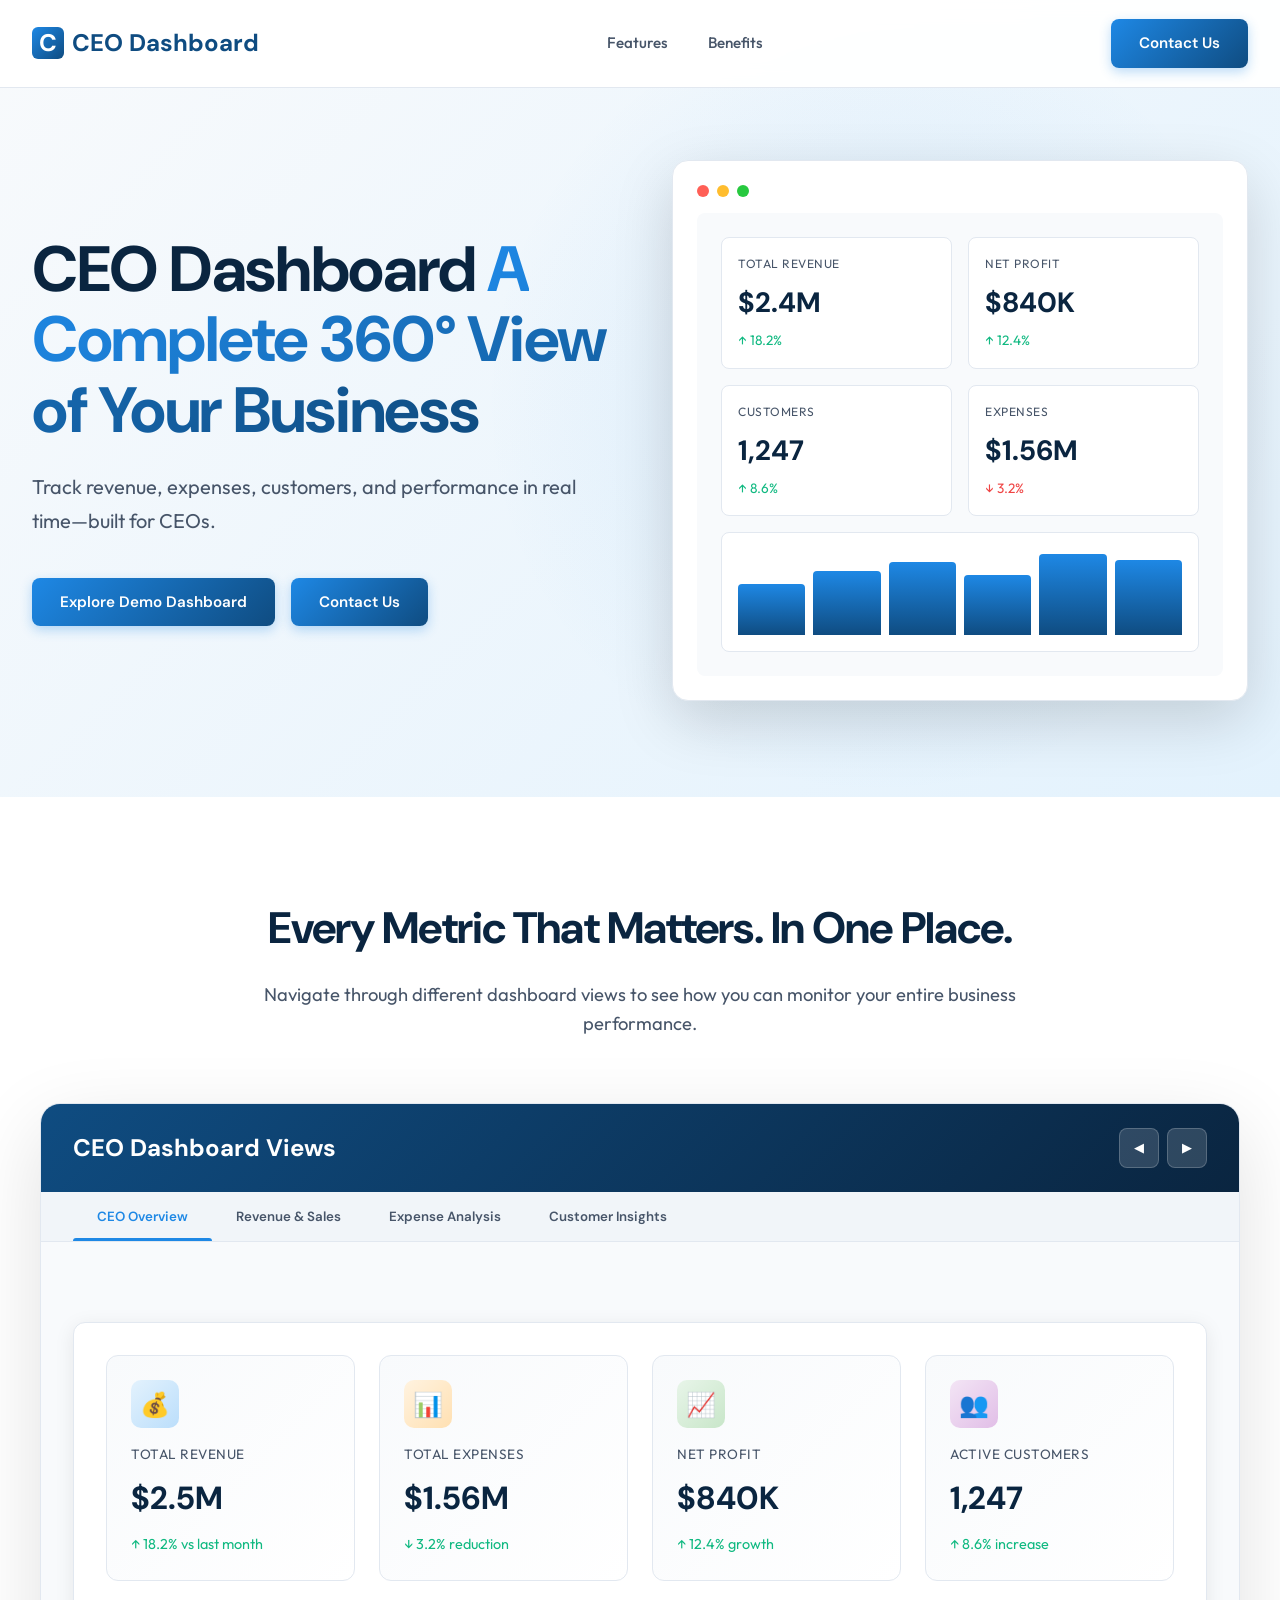
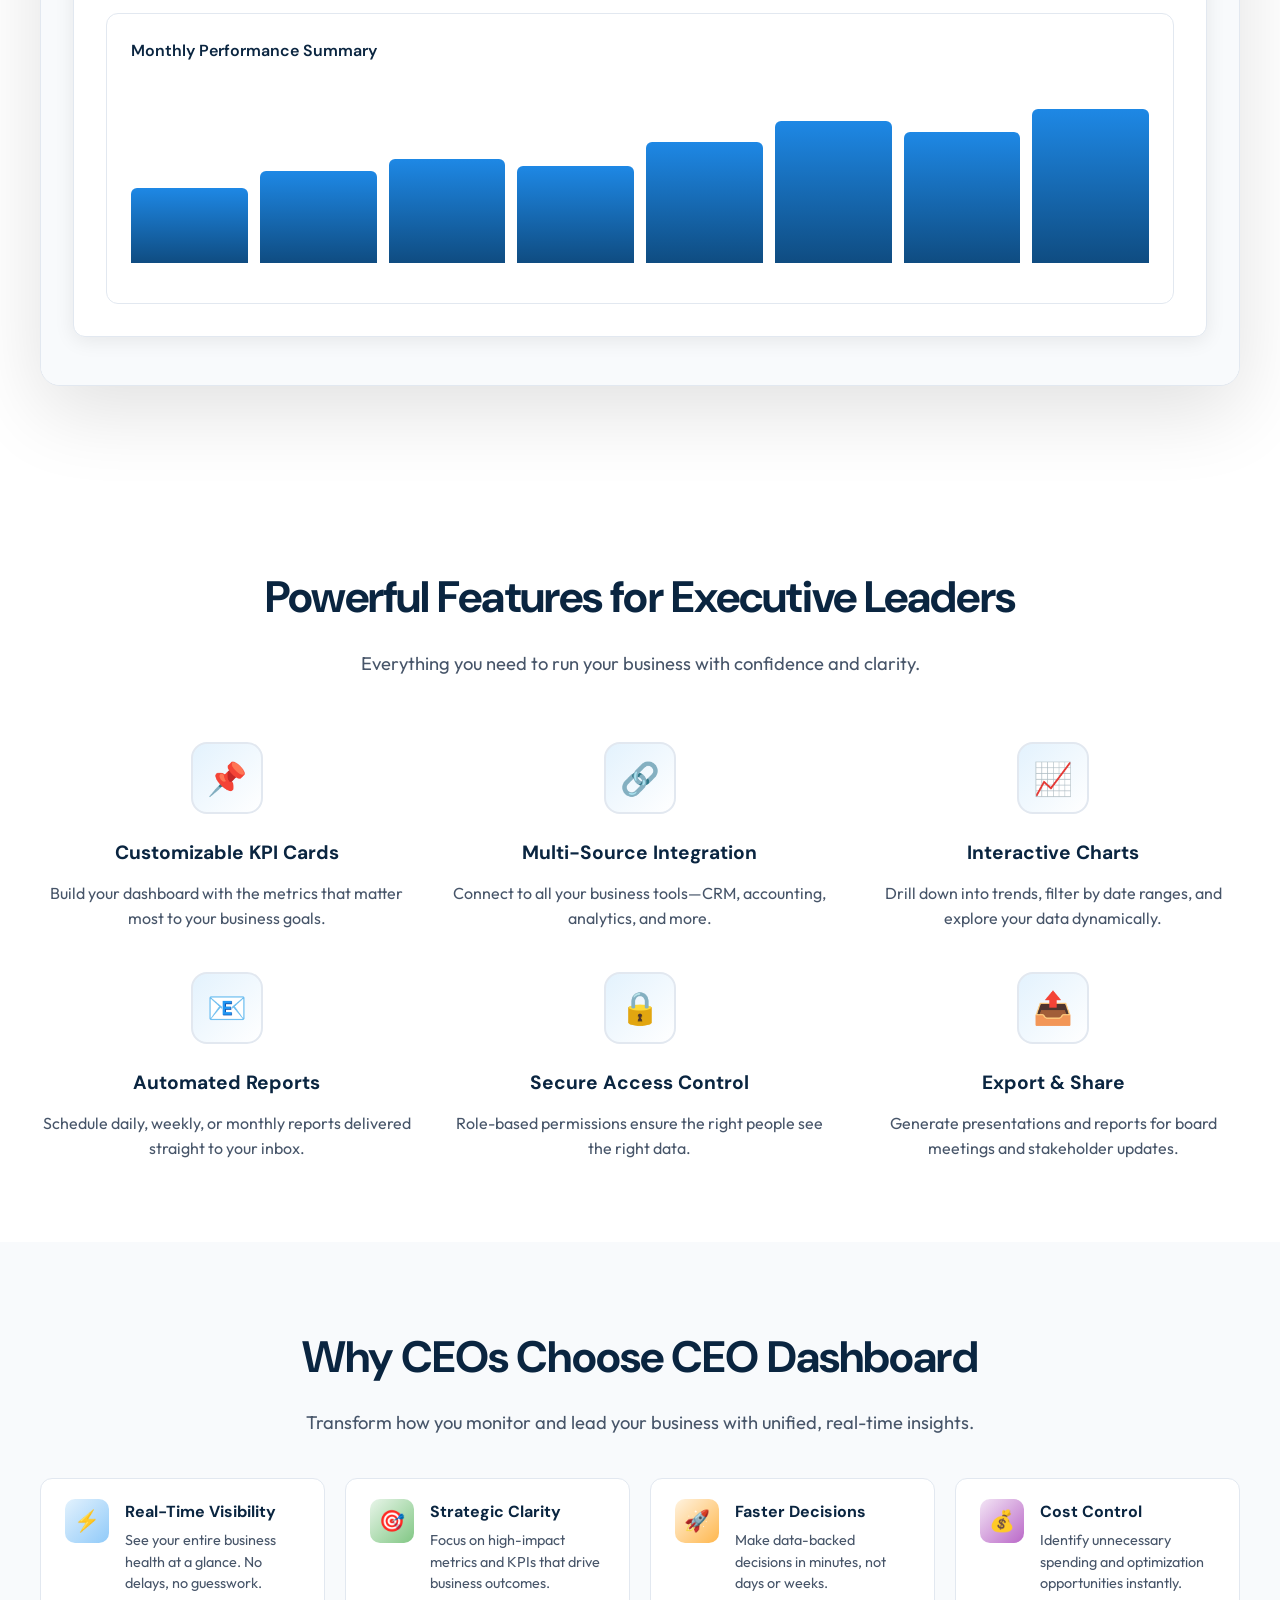
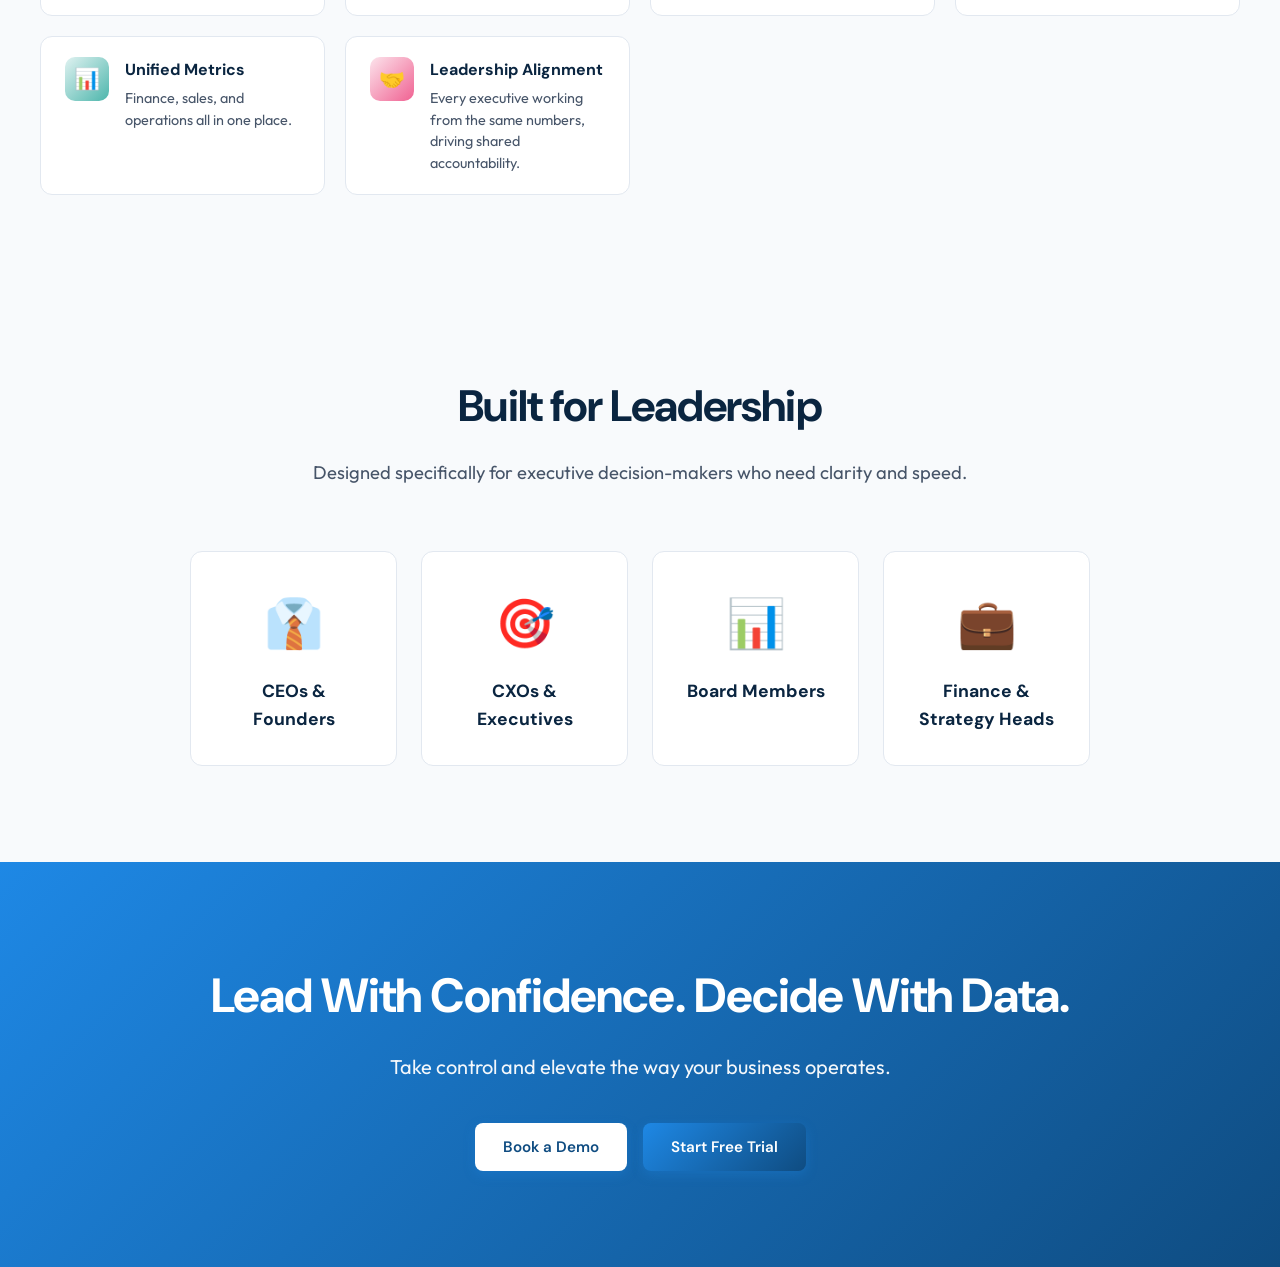
<file: index.html>
<!DOCTYPE html>
<html lang="en">

<head>
    <meta charset="UTF-8">
    <meta name="viewport" content="width=device-width, initial-scale=1.0">
    <title>CEO Dashboard - A Complete 360° View of Your Business </title>
    <meta name="description"
        content="Track revenue, expenses, customers, and performance in real time—built for CEOs and leadership teams.">

    <!-- Fonts -->
    <link rel="preconnect" href="https://fonts.googleapis.com">
    <link rel="preconnect" href="https://fonts.gstatic.com" crossorigin>
    <link
        href="https://fonts.googleapis.com/css2?family=DM+Sans:wght@400;500;700&family=Outfit:wght@300;400;600;700&display=swap"
        rel="stylesheet">

    <link rel="stylesheet" href="styles.css">
</head>

<body>
    <!-- Navigation -->
    <nav>
        <div class="nav-container">
            <div class="logo">
                <div class="logo-icon">C</div>
                CEO Dashboard
            </div>
            <div class="nav-links">
                <a href="#features">Features</a>
                <a href="#benefits">Benefits</a>
            </div>
            <div class="cta-buttons">
                <a href="#demo" class="btn btn-primary">Contact Us</a>
            </div>
        </div>
    </nav>

    <!-- Hero Section -->
    <section class="hero">
        <div class="hero-container">
            <div class="hero-content">
                <h1>CEO Dashboard <span class="highlight"> A Complete 360° View of Your Business </span></h1>
                <p>Track revenue, expenses, customers, and performance in real time—built for CEOs.</p>
                <div class="hero-cta">
                    <a href="https://analytics.zoho.com/open-view/2160283000014374123/d2b083a550e78b87b533e294779c9b32ce67dcded0c0ca4edfccd0ce435b556c"
                        target="_blank" class="btn btn-primary">Explore Demo Dashboard</a>
                    <a href="#showcase" class="btn btn-secondary">Contact Us</a>
                </div>
            </div>
            <div class="hero-visual">
                <div class="dashboard-preview">
                    <div class="dashboard-header">
                        <div class="dot"></div>
                        <div class="dot"></div>
                        <div class="dot"></div>
                    </div>
                    <div class="dashboard-content">
                        <div class="kpi-grid">
                            <div class="kpi-card">
                                <div class="kpi-label">Total Revenue</div>
                                <div class="kpi-value">$2.4M</div>
                                <div class="kpi-change positive">↑ 18.2%</div>
                            </div>
                            <div class="kpi-card">
                                <div class="kpi-label">Net Profit</div>
                                <div class="kpi-value">$840K</div>
                                <div class="kpi-change positive">↑ 12.4%</div>
                            </div>
                            <div class="kpi-card">
                                <div class="kpi-label">Customers</div>
                                <div class="kpi-value">1,247</div>
                                <div class="kpi-change positive">↑ 8.6%</div>
                            </div>
                            <div class="kpi-card">
                                <div class="kpi-label">Expenses</div>
                                <div class="kpi-value">$1.56M</div>
                                <div class="kpi-change negative">↓ 3.2%</div>
                            </div>
                        </div>
                        <div class="chart-placeholder">
                            <div class="bar" style="height: 60%;"></div>
                            <div class="bar" style="height: 75%;"></div>
                            <div class="bar" style="height: 85%;"></div>
                            <div class="bar" style="height: 70%;"></div>
                            <div class="bar" style="height: 95%;"></div>
                            <div class="bar" style="height: 88%;"></div>
                        </div>
                    </div>
                </div>
            </div>
        </div>
    </section>

    <!-- Dashboard Showcase with PPT-Style Slider -->
    <section id="showcase" class="dashboard-showcase">
        <div class="section-header">
            <h2>Every Metric That Matters. In One Place.</h2>
            <p>Navigate through different dashboard views to see how you can monitor your entire business performance.
            </p>
        </div>

        <div class="showcase-container">
            <div class="slider-wrapper">
                <div class="slider-header">
                    <div class="slider-title">CEO Dashboard Views</div>
                    <div class="slider-controls">
                        <button class="slider-control-btn" onclick="previousSlide()">◀</button>
                        <button class="slider-control-btn" onclick="nextSlide()">▶</button>
                    </div>
                </div>

                <div class="slider-tabs">
                    <button class="slider-tab active" onclick="showSlide(0)">CEO Overview</button>
                    <button class="slider-tab" onclick="showSlide(1)">Revenue & Sales</button>
                    <button class="slider-tab" onclick="showSlide(2)">Expense Analysis</button>
                    <button class="slider-tab" onclick="showSlide(3)">Customer Insights</button>
                </div>

                <div class="slider-content">
                    <!-- Slide 1: CEO Overview -->
                    <div class="slide active">
                        <div class="slide-caption">
                            <!-- <h3>CEO Overview Dashboard</h3>
                            <p>Get instant visibility into your company's key performance indicators and health metrics.
                            </p> -->
                        </div>
                        <div class="slide-dashboard">
                            <div class="metrics-grid">
                                <div class="metric-card">
                                    <div class="metric-header">
                                        <div class="metric-icon blue">💰</div>
                                    </div>
                                    <div class="metric-title">Total Revenue</div>
                                    <div class="metric-value">$2.5M</div>
                                    <div class="metric-trend trend-positive">↑ 18.2% vs last month</div>
                                </div>
                                <div class="metric-card">
                                    <div class="metric-header">
                                        <div class="metric-icon orange">📊</div>
                                    </div>
                                    <div class="metric-title">Total Expenses</div>
                                    <div class="metric-value">$1.56M</div>
                                    <div class="metric-trend trend-positive">↓ 3.2% reduction</div>
                                </div>
                                <div class="metric-card">
                                    <div class="metric-header">
                                        <div class="metric-icon green">📈</div>
                                    </div>
                                    <div class="metric-title">Net Profit</div>
                                    <div class="metric-value">$840K</div>
                                    <div class="metric-trend trend-positive">↑ 12.4% growth</div>
                                </div>
                                <div class="metric-card">
                                    <div class="metric-header">
                                        <div class="metric-icon purple">👥</div>
                                    </div>
                                    <div class="metric-title">Active Customers</div>
                                    <div class="metric-value">1,247</div>
                                    <div class="metric-trend trend-positive">↑ 8.6% increase</div>
                                </div>
                            </div>
                            <div class="chart-container">
                                <div class="chart-title">Monthly Performance Summary</div>
                                <div class="mini-chart">
                                    <div class="mini-bar" style="height: 45%;"></div>
                                    <div class="mini-bar" style="height: 55%;"></div>
                                    <div class="mini-bar" style="height: 62%;"></div>
                                    <div class="mini-bar" style="height: 58%;"></div>
                                    <div class="mini-bar" style="height: 72%;"></div>
                                    <div class="mini-bar" style="height: 85%;"></div>
                                    <div class="mini-bar" style="height: 78%;"></div>
                                    <div class="mini-bar" style="height: 92%;"></div>
                                </div>
                            </div>
                        </div>
                    </div>

                    <!-- Slide 2: Revenue & Sales -->
                    <div class="slide">
                        <div class="slide-caption">
                            <!-- <h3>Revenue & Sales Trends</h3>
                            <p>Monitor revenue growth, sales performance, and deal pipeline in real-time.</p> -->
                        </div>
                        <div class="slide-dashboard">
                            <div class="metrics-grid">
                                <div class="metric-card">
                                    <div class="metric-header">
                                        <div class="metric-icon blue">💵</div>
                                    </div>
                                    <div class="metric-title">MRR</div>
                                    <div class="metric-value">$420K</div>
                                    <div class="metric-trend trend-positive">↑ 15.3% growth</div>
                                </div>
                                <div class="metric-card">
                                    <div class="metric-header">
                                        <div class="metric-icon green">🎯</div>
                                    </div>
                                    <div class="metric-title">Closed Deals</div>
                                    <div class="metric-value">127</div>
                                    <div class="metric-trend trend-positive">↑ 22% vs target</div>
                                </div>
                                <div class="metric-card">
                                    <div class="metric-header">
                                        <div class="metric-icon purple">💎</div>
                                    </div>
                                    <div class="metric-title">Avg Deal Value</div>
                                    <div class="metric-value">$18.9K</div>
                                    <div class="metric-trend trend-positive">↑ 5.7% increase</div>
                                </div>
                            </div>
                            <div class="chart-container">
                                <div class="chart-title">Revenue Growth Trend</div>
                                <div class="mini-chart">
                                    <div class="mini-bar" style="height: 38%;"></div>
                                    <div class="mini-bar" style="height: 48%;"></div>
                                    <div class="mini-bar" style="height: 55%;"></div>
                                    <div class="mini-bar" style="height: 62%;"></div>
                                    <div class="mini-bar" style="height: 71%;"></div>
                                    <div class="mini-bar" style="height: 78%;"></div>
                                    <div class="mini-bar" style="height: 88%;"></div>
                                    <div class="mini-bar" style="height: 95%;"></div>
                                </div>
                            </div>
                        </div>
                    </div>

                    <!-- Slide 3: Expense Analysis -->
                    <div class="slide">
                        <div class="slide-caption">
                            <!-- <h3>Expense Analysis</h3>
                            <p>Track spending patterns and identify cost optimization opportunities across all
                                departments.</p> -->
                        </div>
                        <div class="slide-dashboard">
                            <div class="metrics-grid">
                                <div class="metric-card">
                                    <div class="metric-header">
                                        <div class="metric-icon orange">🏢</div>
                                    </div>
                                    <div class="metric-title">Operations</div>
                                    <div class="metric-value">$680K</div>
                                    <div class="metric-trend trend-positive">↓ 4.2% savings</div>
                                </div>
                                <div class="metric-card">
                                    <div class="metric-header">
                                        <div class="metric-icon blue">👔</div>
                                    </div>
                                    <div class="metric-title">Personnel</div>
                                    <div class="metric-value">$520K</div>
                                    <div class="metric-trend trend-positive">↓ 2.1% optimized</div>
                                </div>
                                <div class="metric-card">
                                    <div class="metric-header">
                                        <div class="metric-icon purple">📱</div>
                                    </div>
                                    <div class="metric-title">Marketing</div>
                                    <div class="metric-value">$280K</div>
                                    <div class="metric-trend trend-negative">↑ 8.5% invested</div>
                                </div>
                            </div>
                            <div class="chart-container">
                                <div class="chart-title">Expense Trend Over Time</div>
                                <div class="mini-chart">
                                    <div class="mini-bar" style="height: 82%;"></div>
                                    <div class="mini-bar" style="height: 78%;"></div>
                                    <div class="mini-bar" style="height: 75%;"></div>
                                    <div class="mini-bar" style="height: 72%;"></div>
                                    <div class="mini-bar" style="height: 68%;"></div>
                                    <div class="mini-bar" style="height: 65%;"></div>
                                    <div class="mini-bar" style="height: 62%;"></div>
                                    <div class="mini-bar" style="height: 58%;"></div>
                                </div>
                            </div>
                        </div>
                    </div>

                    <!-- Slide 4: Customer Insights -->
                    <div class="slide">
                        <div class="slide-caption">
                            <!-- <h3>Customer Insights</h3>
                            <p>Understand customer growth, retention, and lifetime value to drive strategic decisions.
                            </p> -->
                        </div>
                        <div class="slide-dashboard">
                            <div class="metrics-grid">
                                <div class="metric-card">
                                    <div class="metric-header">
                                        <div class="metric-icon green">👥</div>
                                    </div>
                                    <div class="metric-title">Total Customers</div>
                                    <div class="metric-value">1,247</div>
                                    <div class="metric-trend trend-positive">↑ 8.6% growth</div>
                                </div>
                                <div class="metric-card">
                                    <div class="metric-header">
                                        <div class="metric-icon blue">🔄</div>
                                    </div>
                                    <div class="metric-title">Retention Rate</div>
                                    <div class="metric-value">94.2%</div>
                                    <div class="metric-trend trend-positive">↑ 2.1% improved</div>
                                </div>
                                <div class="metric-card">
                                    <div class="metric-header">
                                        <div class="metric-icon purple">⭐</div>
                                    </div>
                                    <div class="metric-title">Customer LTV</div>
                                    <div class="metric-value">$45.2K</div>
                                    <div class="metric-trend trend-positive">↑ 11.8% increase</div>
                                </div>
                            </div>
                            <div class="chart-container">
                                <div class="chart-title">Customer Growth Trajectory</div>
                                <div class="mini-chart">
                                    <div class="mini-bar" style="height: 42%;"></div>
                                    <div class="mini-bar" style="height: 48%;"></div>
                                    <div class="mini-bar" style="height: 55%;"></div>
                                    <div class="mini-bar" style="height: 61%;"></div>
                                    <div class="mini-bar" style="height: 68%;"></div>
                                    <div class="mini-bar" style="height: 75%;"></div>
                                    <div class="mini-bar" style="height: 84%;"></div>
                                    <div class="mini-bar" style="height: 92%;"></div>
                                </div>
                            </div>
                        </div>
                    </div>

                    <!-- Slide 5: Executive Insights -->
                    <div class="slide">
                        <div class="slide-caption">
                            <!-- <h3>Executive Insights & Alerts</h3>
                            <p>AI-powered insights highlight risks, opportunities, and performance alerts for leadership
                                action.</p> -->
                        </div>
                        <div class="slide-dashboard">
                            <div class="insight-cards">
                                <div class="insight-card">
                                    <div class="insight-title">🎯 Opportunity Alert</div>
                                    <div class="insight-text">Q4 pipeline shows 32% increase. Consider expanding sales
                                        team to capture growth.</div>
                                </div>
                                <div class="insight-card">
                                    <div class="insight-title">⚠️ Risk Detection</div>
                                    <div class="insight-text">Customer churn increased 2.4% in Enterprise segment.
                                        Immediate retention strategy needed.</div>
                                </div>
                                <div class="insight-card">
                                    <div class="insight-title">💡 Cost Optimization</div>
                                    <div class="insight-text">Cloud infrastructure costs down 18% after optimization.
                                        Projected $84K annual savings.</div>
                                </div>
                                <div class="insight-card">
                                    <div class="insight-title">📈 Performance Highlight</div>
                                    <div class="insight-text">Product team velocity up 27%. New features driving 15%
                                        increase in user engagement.</div>
                                </div>
                                <div class="insight-card">
                                    <div class="insight-title">🔔 Strategic Signal</div>
                                    <div class="insight-text">Market expansion opportunity: 3 competitors exited
                                        Southeast region. Strong entry timing.</div>
                                </div>
                                <div class="insight-card">
                                    <div class="insight-title">⚡ Action Required</div>
                                    <div class="insight-text">Cash runway: 18 months. Recommend initiating Series B
                                        planning within next quarter.</div>
                                </div>
                            </div>
                        </div>
                    </div>
                </div>
            </div>
        </div>
    </section>

    <!-- Features Section (moved before Benefits) -->
    <section id="features" class="features">
        <div class="section-header">
            <h2>Powerful Features for Executive Leaders</h2>
            <p>Everything you need to run your business with confidence and clarity.</p>
        </div>
        <div class="features-grid">
            <div class="feature-item">
                <div class="feature-icon">📌</div>
                <h3>Customizable KPI Cards</h3>
                <p>Build your dashboard with the metrics that matter most to your business goals.</p>
            </div>
            <div class="feature-item">
                <div class="feature-icon">🔗</div>
                <h3>Multi-Source Integration</h3>
                <p>Connect to all your business tools—CRM, accounting, analytics, and more.</p>
            </div>
            <div class="feature-item">
                <div class="feature-icon">📈</div>
                <h3>Interactive Charts</h3>
                <p>Drill down into trends, filter by date ranges, and explore your data dynamically.</p>
            </div>
            <div class="feature-item">
                <div class="feature-icon">📧</div>
                <h3>Automated Reports</h3>
                <p>Schedule daily, weekly, or monthly reports delivered straight to your inbox.</p>
            </div>
            <div class="feature-item">
                <div class="feature-icon">🔒</div>
                <h3>Secure Access Control</h3>
                <p>Role-based permissions ensure the right people see the right data.</p>
            </div>
            <div class="feature-item">
                <div class="feature-icon">📤</div>
                <h3>Export & Share</h3>
                <p>Generate presentations and reports for board meetings and stakeholder updates.</p>
            </div>
        </div>
    </section>

    <!-- Benefits Section (moved after Features, compact) -->
    <section id="benefits" class="benefits">
        <div class="section-header">
            <h2>Why CEOs Choose CEO Dashboard</h2>
            <p>Transform how you monitor and lead your business with unified, real-time insights.</p>
        </div>
        <div class="benefits-grid">
            <div class="benefit-card">
                <div class="benefit-icon">⚡</div>
                <div class="benefit-text">
                    <h3>Real-Time Visibility</h3>
                    <p>See your entire business health at a glance. No delays, no guesswork.</p>
                </div>
            </div>
            <div class="benefit-card">
                <div class="benefit-icon">🎯</div>
                <div class="benefit-text">
                    <h3>Strategic Clarity</h3>
                    <p>Focus on high-impact metrics and KPIs that drive business outcomes.</p>
                </div>
            </div>
            <div class="benefit-card">
                <div class="benefit-icon">🚀</div>
                <div class="benefit-text">
                    <h3>Faster Decisions</h3>
                    <p>Make data-backed decisions in minutes, not days or weeks.</p>
                </div>
            </div>
            <div class="benefit-card">
                <div class="benefit-icon">💰</div>
                <div class="benefit-text">
                    <h3>Cost Control</h3>
                    <p>Identify unnecessary spending and optimization opportunities instantly.</p>
                </div>
            </div>
            <div class="benefit-card">
                <div class="benefit-icon">📊</div>
                <div class="benefit-text">
                    <h3>Unified Metrics</h3>
                    <p>Finance, sales, and operations all in one place.</p>
                </div>
            </div>
            <div class="benefit-card">
                <div class="benefit-icon">🤝</div>
                <div class="benefit-text">
                    <h3>Leadership Alignment</h3>
                    <p>Every executive working from the same numbers, driving shared accountability.</p>
                </div>
            </div>
        </div>
    </section>

    <!-- Who Is This For -->
    <section class="who-section">
        <div class="section-header">
            <h2>Built for Leadership</h2>
            <p>Designed specifically for executive decision-makers who need clarity and speed.</p>
        </div>
        <div class="who-grid">
            <div class="who-card">
                <div class="icon">👔</div>
                <h3>CEOs & Founders</h3>
            </div>
            <div class="who-card">
                <div class="icon">🎯</div>
                <h3>CXOs & Executives</h3>
            </div>
            <div class="who-card">
                <div class="icon">📊</div>
                <h3>Board Members</h3>
            </div>
            <div class="who-card">
                <div class="icon">💼</div>
                <h3>Finance & Strategy Heads</h3>
            </div>
        </div>
    </section>

    <!-- Final CTA -->
    <section id="demo" class="final-cta">
        <h2>Lead With Confidence. Decide With Data.</h2>
        <p>Take control and elevate the way your business operates.</p>
        <div class="hero-cta-centered">
            <a href="#" class="btn btn-primary">Book a Demo</a>
            <a href="#" class="btn btn-secondary">Start Free Trial</a>
        </div>
    </section>

    <script src="script.js"></script>
</body>

</html>
</file>
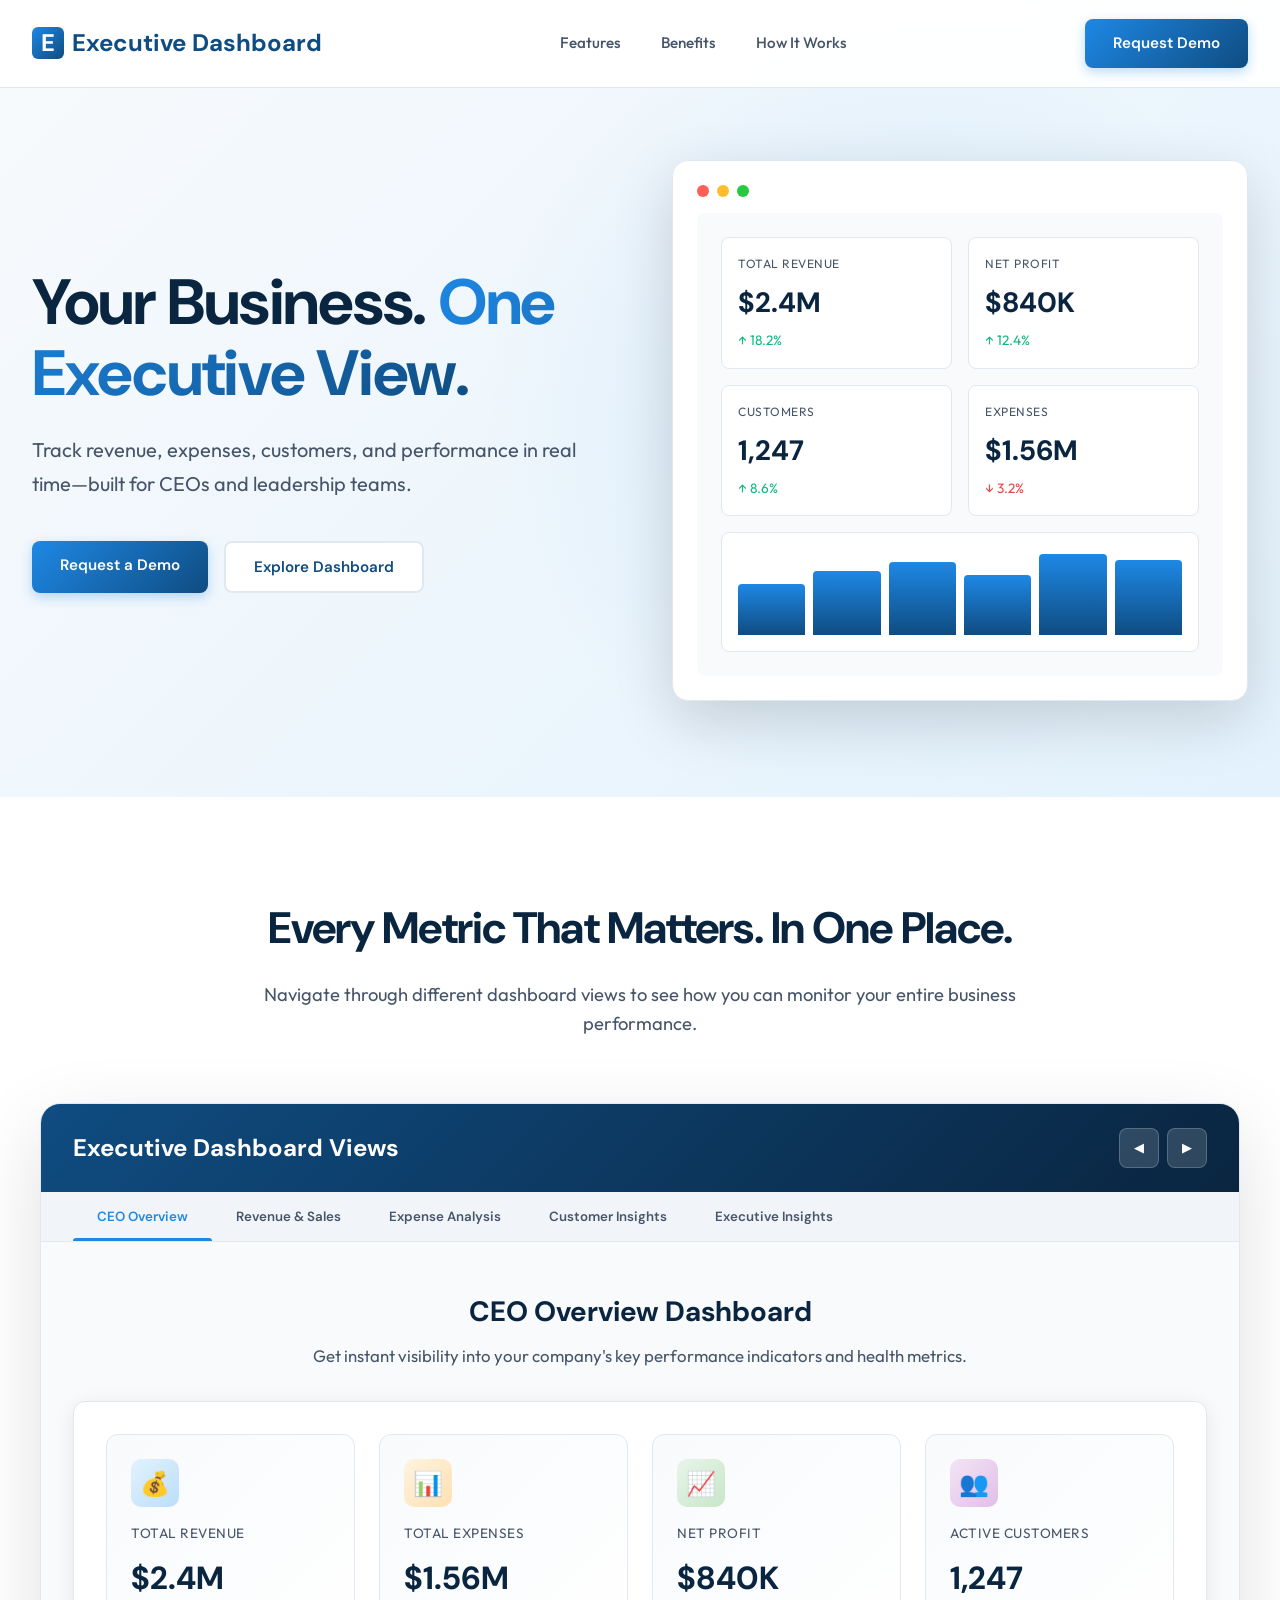
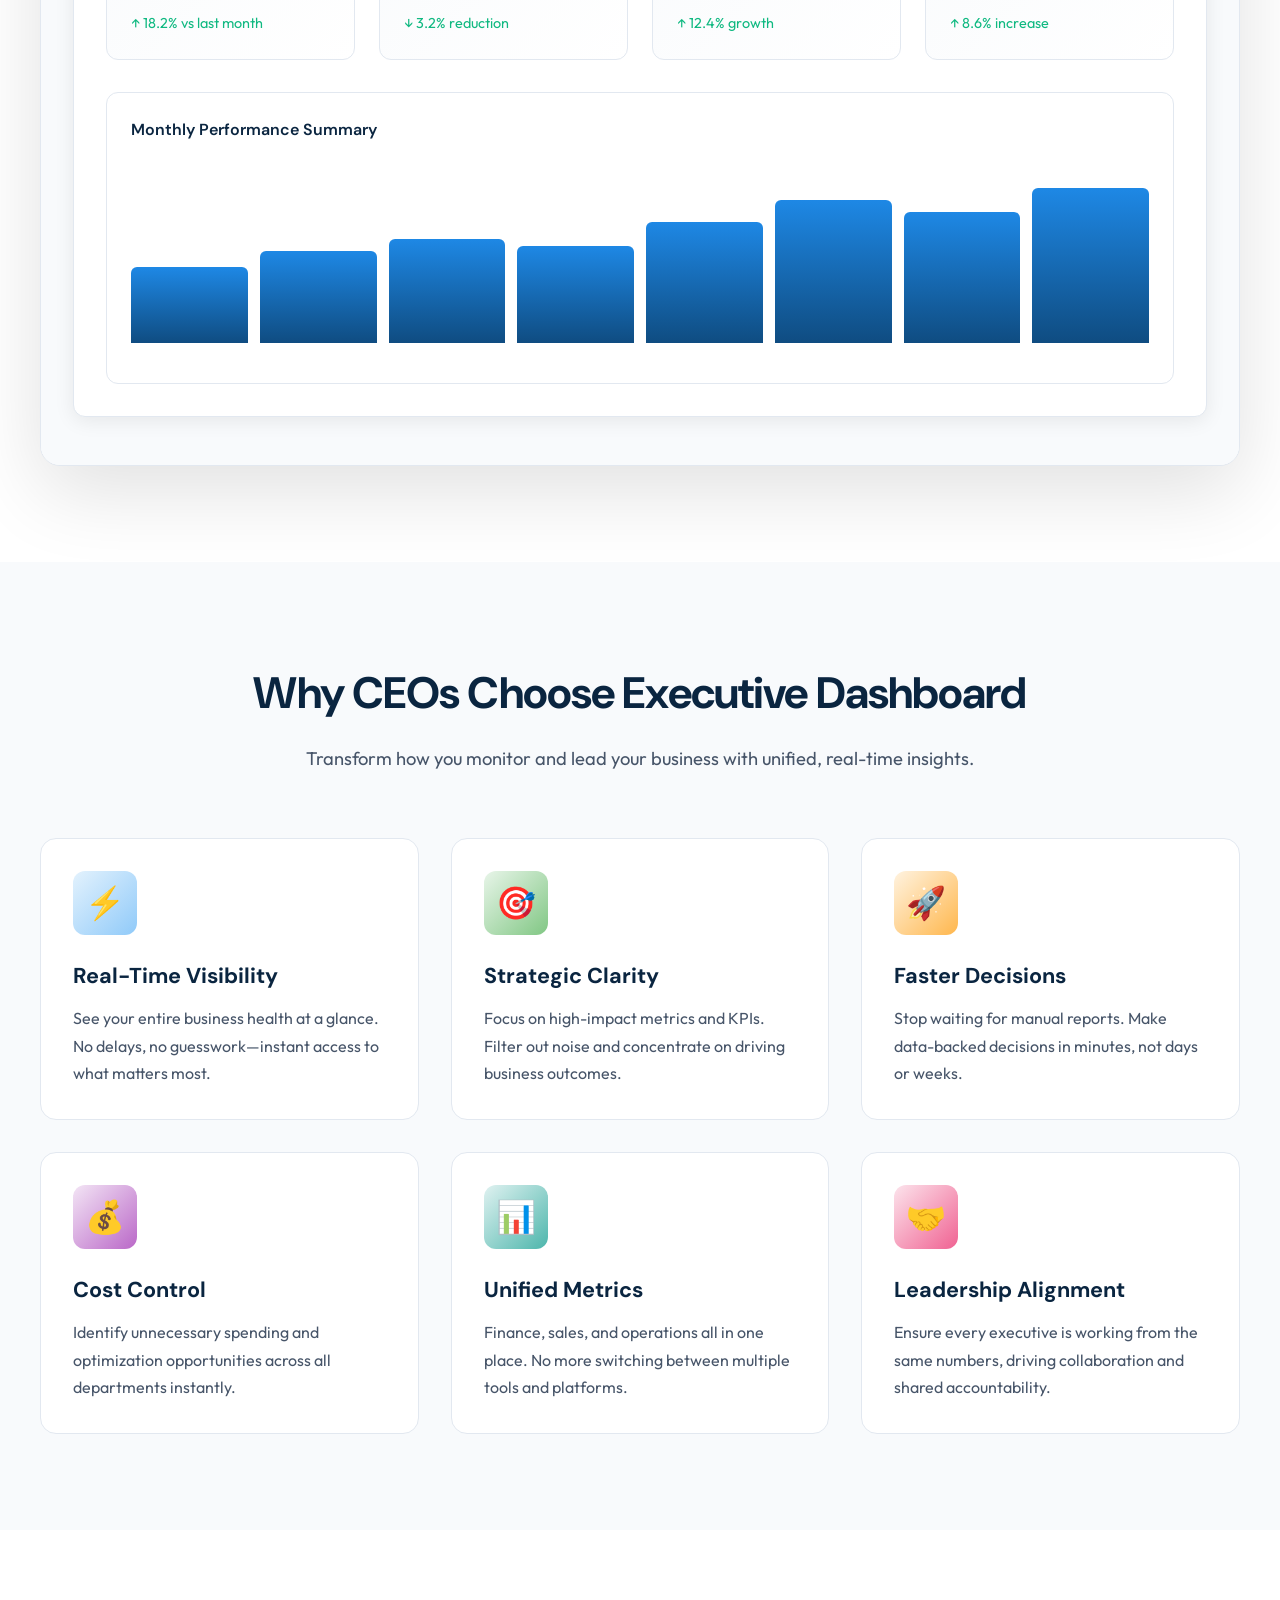
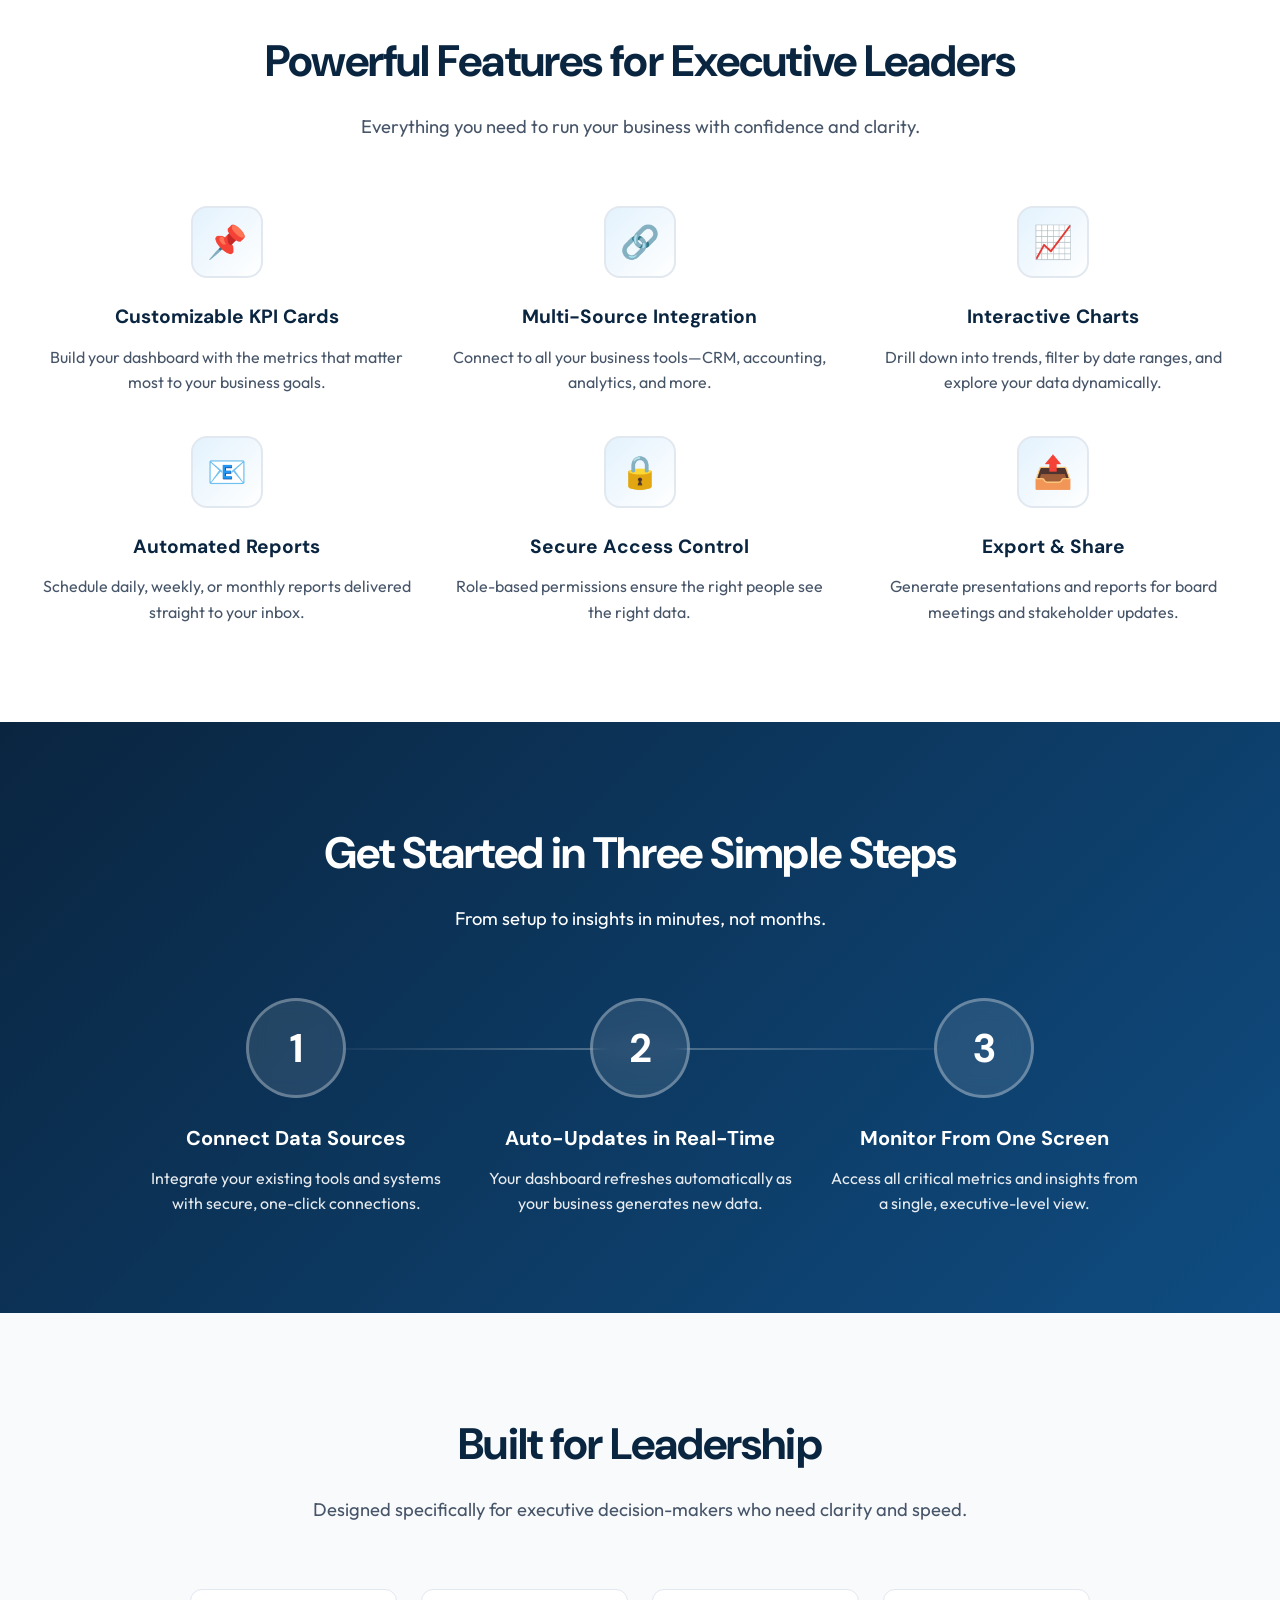
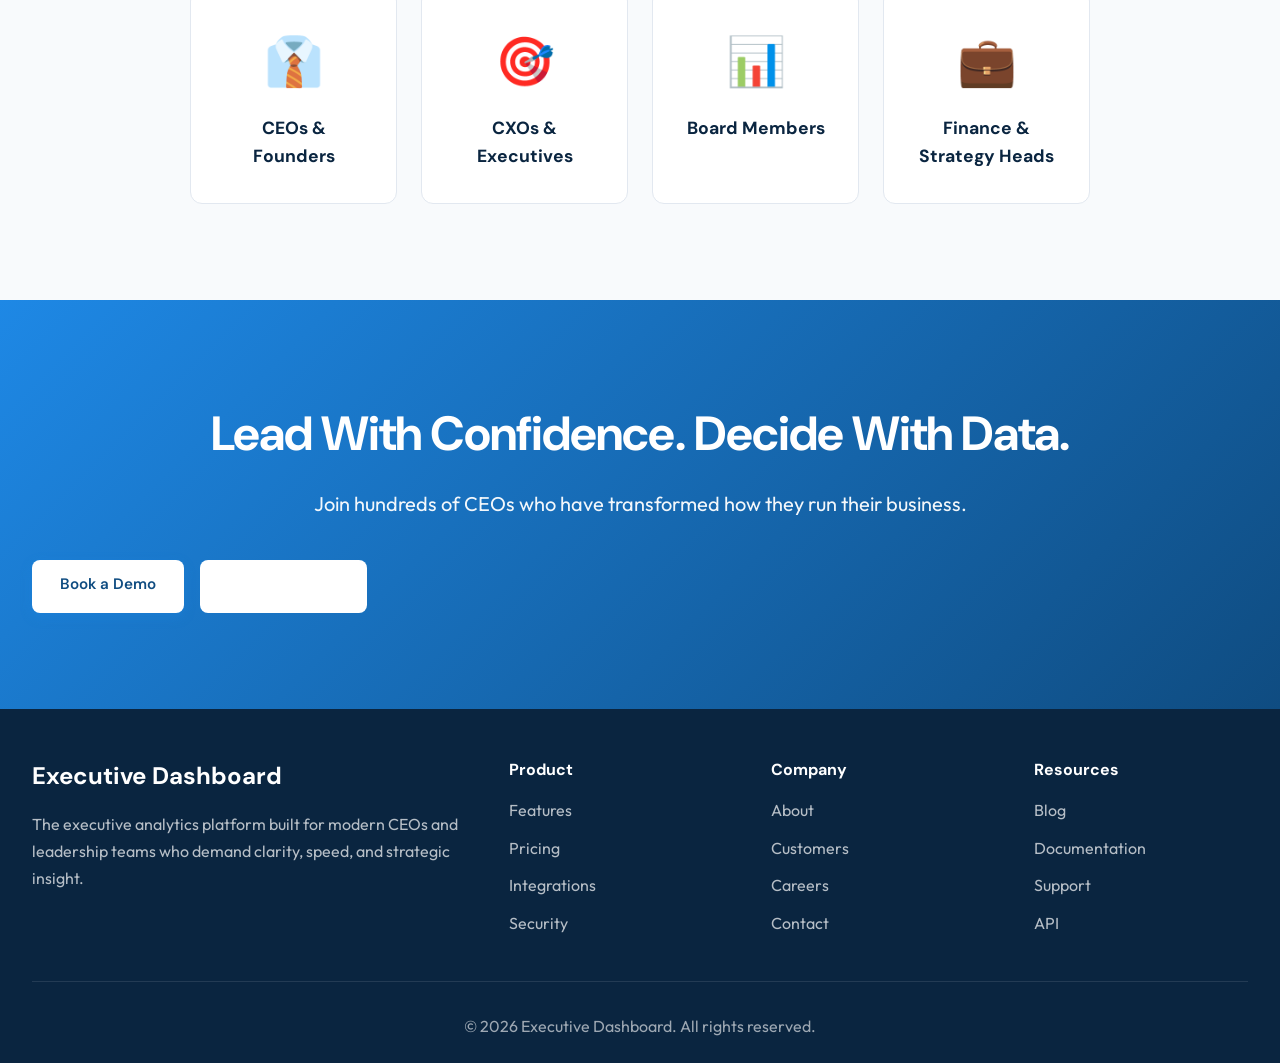
<file: ceo-dashboard-landing.html>
<!DOCTYPE html>
<html lang="en">
<head>
    <meta charset="UTF-8">
    <meta name="viewport" content="width=device-width, initial-scale=1.0">
    <title>Executive Dashboard - Your Business. One Executive View.</title>
    <meta name="description" content="Track revenue, expenses, customers, and performance in real time—built for CEOs and leadership teams.">
    
    <!-- Fonts -->
    <link rel="preconnect" href="https://fonts.googleapis.com">
    <link rel="preconnect" href="https://fonts.gstatic.com" crossorigin>
    <link href="https://fonts.googleapis.com/css2?family=DM+Sans:wght@400;500;700&family=Outfit:wght@300;400;600;700&display=swap" rel="stylesheet">
    
    <style>
        :root {
            --primary-blue: #0F4C81;
            --accent-blue: #1E88E5;
            --light-blue: #E3F2FD;
            --dark-navy: #0A2540;
            --success-green: #10B981;
            --warning-orange: #F59E0B;
            --neutral-50: #F8FAFC;
            --neutral-100: #F1F5F9;
            --neutral-200: #E2E8F0;
            --neutral-300: #CBD5E1;
            --neutral-600: #475569;
            --neutral-800: #1E293B;
            --neutral-900: #0F172A;
        }
        
        * {
            margin: 0;
            padding: 0;
            box-sizing: border-box;
        }
        
        body {
            font-family: 'Outfit', -apple-system, BlinkMacSystemFont, sans-serif;
            color: var(--neutral-800);
            background: var(--neutral-50);
            line-height: 1.6;
            overflow-x: hidden;
        }
        
        /* Navigation */
        nav {
            position: fixed;
            top: 0;
            width: 100%;
            background: rgba(255, 255, 255, 0.95);
            backdrop-filter: blur(10px);
            border-bottom: 1px solid var(--neutral-200);
            z-index: 1000;
            animation: slideDown 0.6s ease;
        }
        
        @keyframes slideDown {
            from { transform: translateY(-100%); opacity: 0; }
            to { transform: translateY(0); opacity: 1; }
        }
        
        .nav-container {
            max-width: 1400px;
            margin: 0 auto;
            padding: 1.2rem 2rem;
            display: flex;
            justify-content: space-between;
            align-items: center;
        }
        
        .logo {
            font-family: 'DM Sans', sans-serif;
            font-size: 1.5rem;
            font-weight: 700;
            color: var(--primary-blue);
            display: flex;
            align-items: center;
            gap: 0.5rem;
        }
        
        .logo-icon {
            width: 32px;
            height: 32px;
            background: linear-gradient(135deg, var(--accent-blue), var(--primary-blue));
            border-radius: 6px;
            display: flex;
            align-items: center;
            justify-content: center;
            color: white;
            font-weight: 700;
        }
        
        .nav-links {
            display: flex;
            gap: 2.5rem;
            align-items: center;
        }
        
        .nav-links a {
            text-decoration: none;
            color: var(--neutral-600);
            font-weight: 500;
            transition: color 0.3s ease;
            font-size: 0.95rem;
        }
        
        .nav-links a:hover {
            color: var(--accent-blue);
        }
        
        .cta-buttons {
            display: flex;
            gap: 1rem;
        }
        
        /* Buttons */
        .btn {
            padding: 0.75rem 1.75rem;
            border-radius: 8px;
            font-weight: 600;
            font-size: 0.95rem;
            cursor: pointer;
            transition: all 0.3s ease;
            border: none;
            text-decoration: none;
            display: inline-block;
            font-family: 'DM Sans', sans-serif;
        }
        
        .btn-primary {
            background: linear-gradient(135deg, var(--accent-blue), var(--primary-blue));
            color: white;
            box-shadow: 0 4px 12px rgba(30, 136, 229, 0.3);
        }
        
        .btn-primary:hover {
            transform: translateY(-2px);
            box-shadow: 0 6px 20px rgba(30, 136, 229, 0.4);
        }
        
        .btn-secondary {
            background: white;
            color: var(--primary-blue);
            border: 2px solid var(--neutral-200);
        }
        
        .btn-secondary:hover {
            border-color: var(--accent-blue);
            color: var(--accent-blue);
        }
        
        /* Hero Section */
        .hero {
            padding: 10rem 2rem 6rem;
            background: linear-gradient(135deg, #F8FAFC 0%, #E3F2FD 100%);
            position: relative;
            overflow: hidden;
        }
        
        .hero::before {
            content: '';
            position: absolute;
            top: 0;
            right: 0;
            width: 800px;
            height: 800px;
            background: radial-gradient(circle, rgba(30, 136, 229, 0.1) 0%, transparent 70%);
            border-radius: 50%;
            animation: pulse 8s ease-in-out infinite;
        }
        
        @keyframes pulse {
            0%, 100% { transform: scale(1); opacity: 0.5; }
            50% { transform: scale(1.1); opacity: 0.3; }
        }
        
        .hero-container {
            max-width: 1400px;
            margin: 0 auto;
            display: grid;
            grid-template-columns: 1fr 1fr;
            gap: 4rem;
            align-items: center;
            position: relative;
            z-index: 1;
        }
        
        .hero-content {
            animation: fadeInLeft 0.8s ease;
        }
        
        @keyframes fadeInLeft {
            from { transform: translateX(-50px); opacity: 0; }
            to { transform: translateX(0); opacity: 1; }
        }
        
        .hero h1 {
            font-family: 'DM Sans', sans-serif;
            font-size: 4rem;
            font-weight: 700;
            color: var(--dark-navy);
            line-height: 1.1;
            margin-bottom: 1.5rem;
            letter-spacing: -0.02em;
        }
        
        .hero h1 .highlight {
            background: linear-gradient(135deg, var(--accent-blue), var(--primary-blue));
            -webkit-background-clip: text;
            -webkit-text-fill-color: transparent;
            background-clip: text;
        }
        
        .hero p {
            font-size: 1.25rem;
            color: var(--neutral-600);
            margin-bottom: 2.5rem;
            line-height: 1.7;
        }
        
        .hero-cta {
            display: flex;
            gap: 1rem;
        }
        
        .hero-visual {
            animation: fadeInRight 0.8s ease 0.2s both;
            position: relative;
        }
        
        @keyframes fadeInRight {
            from { transform: translateX(50px); opacity: 0; }
            to { transform: translateX(0); opacity: 1; }
        }
        
        .dashboard-preview {
            background: white;
            border-radius: 16px;
            padding: 1.5rem;
            box-shadow: 0 20px 60px rgba(0, 0, 0, 0.15);
            border: 1px solid var(--neutral-200);
        }
        
        .dashboard-header {
            display: flex;
            gap: 0.5rem;
            margin-bottom: 1rem;
        }
        
        .dot {
            width: 12px;
            height: 12px;
            border-radius: 50%;
            background: var(--neutral-300);
        }
        
        .dot:nth-child(1) { background: #FF5F56; }
        .dot:nth-child(2) { background: #FFBD2E; }
        .dot:nth-child(3) { background: #27C93F; }
        
        .dashboard-content {
            background: var(--neutral-50);
            border-radius: 8px;
            padding: 1.5rem;
            min-height: 300px;
        }
        
        .kpi-grid {
            display: grid;
            grid-template-columns: repeat(2, 1fr);
            gap: 1rem;
            margin-bottom: 1rem;
        }
        
        .kpi-card {
            background: white;
            padding: 1rem;
            border-radius: 8px;
            border: 1px solid var(--neutral-200);
        }
        
        .kpi-label {
            font-size: 0.75rem;
            color: var(--neutral-600);
            text-transform: uppercase;
            letter-spacing: 0.5px;
            margin-bottom: 0.5rem;
        }
        
        .kpi-value {
            font-size: 1.75rem;
            font-weight: 700;
            color: var(--dark-navy);
            font-family: 'DM Sans', sans-serif;
        }
        
        .kpi-change {
            font-size: 0.85rem;
            margin-top: 0.25rem;
        }
        
        .kpi-change.positive { color: var(--success-green); }
        .kpi-change.negative { color: #EF4444; }
        
        .chart-placeholder {
            background: white;
            border-radius: 8px;
            padding: 1rem;
            border: 1px solid var(--neutral-200);
            height: 120px;
            display: flex;
            align-items: flex-end;
            gap: 0.5rem;
            justify-content: space-around;
        }
        
        .bar {
            background: linear-gradient(180deg, var(--accent-blue), var(--primary-blue));
            border-radius: 4px 4px 0 0;
            flex: 1;
            animation: growBar 1s ease-out;
        }
        
        @keyframes growBar {
            from { height: 0; }
        }
        
        /* Dashboard Showcase Section */
        .dashboard-showcase {
            padding: 6rem 2rem;
            background: white;
        }
        
        .section-header {
            text-align: center;
            max-width: 800px;
            margin: 0 auto 4rem;
        }
        
        .section-header h2 {
            font-family: 'DM Sans', sans-serif;
            font-size: 2.75rem;
            font-weight: 700;
            color: var(--dark-navy);
            margin-bottom: 1rem;
            letter-spacing: -0.02em;
        }
        
        .section-header p {
            font-size: 1.15rem;
            color: var(--neutral-600);
        }
        
        .showcase-container {
            max-width: 1200px;
            margin: 0 auto;
        }
        
        /* PPT-Style Slider */
        .slider-wrapper {
            background: white;
            border-radius: 20px;
            box-shadow: 0 25px 80px rgba(0, 0, 0, 0.12);
            overflow: hidden;
            border: 1px solid var(--neutral-200);
        }
        
        .slider-header {
            background: linear-gradient(135deg, var(--primary-blue), var(--dark-navy));
            padding: 1.5rem 2rem;
            display: flex;
            justify-content: space-between;
            align-items: center;
        }
        
        .slider-title {
            color: white;
            font-family: 'DM Sans', sans-serif;
            font-size: 1.5rem;
            font-weight: 700;
        }
        
        .slider-controls {
            display: flex;
            gap: 0.5rem;
        }
        
        .slider-control-btn {
            width: 40px;
            height: 40px;
            border-radius: 8px;
            background: rgba(255, 255, 255, 0.15);
            border: 1px solid rgba(255, 255, 255, 0.2);
            color: white;
            cursor: pointer;
            display: flex;
            align-items: center;
            justify-content: center;
            transition: all 0.3s ease;
        }
        
        .slider-control-btn:hover {
            background: rgba(255, 255, 255, 0.25);
        }
        
        .slider-tabs {
            display: flex;
            background: var(--neutral-100);
            border-bottom: 1px solid var(--neutral-200);
            overflow-x: auto;
            padding: 0 2rem;
        }
        
        .slider-tab {
            padding: 1rem 1.5rem;
            background: none;
            border: none;
            color: var(--neutral-600);
            font-weight: 600;
            cursor: pointer;
            position: relative;
            white-space: nowrap;
            transition: color 0.3s ease;
            font-family: 'DM Sans', sans-serif;
        }
        
        .slider-tab:hover {
            color: var(--accent-blue);
        }
        
        .slider-tab.active {
            color: var(--accent-blue);
        }
        
        .slider-tab.active::after {
            content: '';
            position: absolute;
            bottom: 0;
            left: 0;
            right: 0;
            height: 3px;
            background: var(--accent-blue);
            border-radius: 3px 3px 0 0;
        }
        
        .slider-content {
            position: relative;
            overflow: hidden;
            background: var(--neutral-50);
        }
        
        .slide {
            display: none;
            padding: 3rem 2rem;
            animation: fadeIn 0.5s ease;
        }
        
        .slide.active {
            display: block;
        }
        
        @keyframes fadeIn {
            from { opacity: 0; transform: translateY(20px); }
            to { opacity: 1; transform: translateY(0); }
        }
        
        .slide-caption {
            text-align: center;
            margin-bottom: 2rem;
        }
        
        .slide-caption h3 {
            font-family: 'DM Sans', sans-serif;
            font-size: 1.75rem;
            color: var(--dark-navy);
            margin-bottom: 0.5rem;
        }
        
        .slide-caption p {
            color: var(--neutral-600);
            font-size: 1.05rem;
        }
        
        .slide-dashboard {
            background: white;
            border-radius: 12px;
            padding: 2rem;
            box-shadow: 0 4px 20px rgba(0, 0, 0, 0.08);
            border: 1px solid var(--neutral-200);
        }
        
        .metrics-grid {
            display: grid;
            grid-template-columns: repeat(auto-fit, minmax(200px, 1fr));
            gap: 1.5rem;
            margin-bottom: 2rem;
        }
        
        .metric-card {
            background: linear-gradient(135deg, var(--neutral-50), white);
            padding: 1.5rem;
            border-radius: 12px;
            border: 1px solid var(--neutral-200);
            transition: transform 0.3s ease, box-shadow 0.3s ease;
        }
        
        .metric-card:hover {
            transform: translateY(-4px);
            box-shadow: 0 8px 24px rgba(0, 0, 0, 0.1);
        }
        
        .metric-header {
            display: flex;
            justify-content: space-between;
            align-items: center;
            margin-bottom: 1rem;
        }
        
        .metric-icon {
            width: 48px;
            height: 48px;
            border-radius: 10px;
            display: flex;
            align-items: center;
            justify-content: center;
            font-size: 1.5rem;
        }
        
        .metric-icon.blue { background: linear-gradient(135deg, #E3F2FD, #BBDEFB); }
        .metric-icon.green { background: linear-gradient(135deg, #E8F5E9, #C8E6C9); }
        .metric-icon.orange { background: linear-gradient(135deg, #FFF3E0, #FFE0B2); }
        .metric-icon.purple { background: linear-gradient(135deg, #F3E5F5, #E1BEE7); }
        
        .metric-title {
            font-size: 0.85rem;
            color: var(--neutral-600);
            text-transform: uppercase;
            letter-spacing: 0.5px;
            margin-bottom: 0.5rem;
        }
        
        .metric-value {
            font-size: 2rem;
            font-weight: 700;
            color: var(--dark-navy);
            font-family: 'DM Sans', sans-serif;
            margin-bottom: 0.5rem;
        }
        
        .metric-trend {
            font-size: 0.9rem;
            display: flex;
            align-items: center;
            gap: 0.25rem;
        }
        
        .trend-positive { color: var(--success-green); }
        .trend-negative { color: #EF4444; }
        
        .chart-container {
            background: white;
            border-radius: 12px;
            padding: 1.5rem;
            border: 1px solid var(--neutral-200);
        }
        
        .chart-title {
            font-weight: 600;
            color: var(--dark-navy);
            margin-bottom: 1rem;
            font-family: 'DM Sans', sans-serif;
        }
        
        .mini-chart {
            height: 200px;
            display: flex;
            align-items: flex-end;
            gap: 0.75rem;
            padding: 1rem 0;
        }
        
        .mini-bar {
            flex: 1;
            background: linear-gradient(180deg, var(--accent-blue), var(--primary-blue));
            border-radius: 6px 6px 0 0;
            position: relative;
            animation: growBar 0.8s ease-out;
        }
        
        .insight-cards {
            display: grid;
            grid-template-columns: repeat(auto-fit, minmax(250px, 1fr));
            gap: 1rem;
        }
        
        .insight-card {
            background: linear-gradient(135deg, #FFF9E6, white);
            padding: 1.25rem;
            border-radius: 10px;
            border-left: 4px solid var(--warning-orange);
        }
        
        .insight-title {
            font-weight: 600;
            color: var(--dark-navy);
            margin-bottom: 0.5rem;
            font-size: 0.95rem;
        }
        
        .insight-text {
            font-size: 0.9rem;
            color: var(--neutral-600);
        }
        
        /* Benefits Section */
        .benefits {
            padding: 6rem 2rem;
            background: var(--neutral-50);
        }
        
        .benefits-grid {
            max-width: 1200px;
            margin: 0 auto;
            display: grid;
            grid-template-columns: repeat(auto-fit, minmax(300px, 1fr));
            gap: 2rem;
        }
        
        .benefit-card {
            background: white;
            padding: 2rem;
            border-radius: 16px;
            border: 1px solid var(--neutral-200);
            transition: all 0.3s ease;
            animation: fadeInUp 0.6s ease;
        }
        
        .benefit-card:hover {
            transform: translateY(-8px);
            box-shadow: 0 12px 40px rgba(0, 0, 0, 0.1);
        }
        
        @keyframes fadeInUp {
            from { opacity: 0; transform: translateY(30px); }
            to { opacity: 1; transform: translateY(0); }
        }
        
        .benefit-icon {
            width: 64px;
            height: 64px;
            border-radius: 12px;
            display: flex;
            align-items: center;
            justify-content: center;
            font-size: 2rem;
            margin-bottom: 1.5rem;
        }
        
        .benefit-card:nth-child(1) .benefit-icon { background: linear-gradient(135deg, #E3F2FD, #90CAF9); }
        .benefit-card:nth-child(2) .benefit-icon { background: linear-gradient(135deg, #E8F5E9, #81C784); }
        .benefit-card:nth-child(3) .benefit-icon { background: linear-gradient(135deg, #FFF3E0, #FFB74D); }
        .benefit-card:nth-child(4) .benefit-icon { background: linear-gradient(135deg, #F3E5F5, #BA68C8); }
        .benefit-card:nth-child(5) .benefit-icon { background: linear-gradient(135deg, #E0F2F1, #4DB6AC); }
        .benefit-card:nth-child(6) .benefit-icon { background: linear-gradient(135deg, #FCE4EC, #F06292); }
        
        .benefit-card h3 {
            font-family: 'DM Sans', sans-serif;
            font-size: 1.35rem;
            color: var(--dark-navy);
            margin-bottom: 0.75rem;
        }
        
        .benefit-card p {
            color: var(--neutral-600);
            line-height: 1.7;
        }
        
        /* Features Section */
        .features {
            padding: 6rem 2rem;
            background: white;
        }
        
        .features-grid {
            max-width: 1200px;
            margin: 0 auto;
            display: grid;
            grid-template-columns: repeat(auto-fit, minmax(280px, 1fr));
            gap: 2.5rem;
        }
        
        .feature-item {
            text-align: center;
        }
        
        .feature-icon {
            width: 72px;
            height: 72px;
            margin: 0 auto 1.5rem;
            background: linear-gradient(135deg, var(--light-blue), white);
            border-radius: 16px;
            display: flex;
            align-items: center;
            justify-content: center;
            font-size: 2rem;
            border: 2px solid var(--neutral-200);
        }
        
        .feature-item h3 {
            font-family: 'DM Sans', sans-serif;
            font-size: 1.2rem;
            color: var(--dark-navy);
            margin-bottom: 0.75rem;
        }
        
        .feature-item p {
            color: var(--neutral-600);
        }
        
        /* How It Works */
        .how-it-works {
            padding: 6rem 2rem;
            background: linear-gradient(135deg, var(--dark-navy), var(--primary-blue));
            color: white;
        }
        
        .how-it-works .section-header h2,
        .how-it-works .section-header p {
            color: white;
        }
        
        .steps-container {
            max-width: 1000px;
            margin: 0 auto;
            display: flex;
            justify-content: space-between;
            gap: 2rem;
            position: relative;
        }
        
        .steps-container::before {
            content: '';
            position: absolute;
            top: 50px;
            left: 15%;
            right: 15%;
            height: 2px;
            background: linear-gradient(90deg, transparent, rgba(255,255,255,0.3), transparent);
            z-index: 0;
        }
        
        .step {
            flex: 1;
            text-align: center;
            position: relative;
            z-index: 1;
        }
        
        .step-number {
            width: 100px;
            height: 100px;
            margin: 0 auto 1.5rem;
            background: rgba(255, 255, 255, 0.1);
            backdrop-filter: blur(10px);
            border-radius: 50%;
            display: flex;
            align-items: center;
            justify-content: center;
            font-size: 2.5rem;
            font-weight: 700;
            border: 3px solid rgba(255, 255, 255, 0.3);
            font-family: 'DM Sans', sans-serif;
        }
        
        .step h3 {
            font-family: 'DM Sans', sans-serif;
            font-size: 1.25rem;
            margin-bottom: 0.75rem;
        }
        
        .step p {
            color: rgba(255, 255, 255, 0.9);
        }
        
        /* Who Section */
        .who-section {
            padding: 6rem 2rem;
            background: var(--neutral-50);
        }
        
        .who-grid {
            max-width: 900px;
            margin: 0 auto;
            display: grid;
            grid-template-columns: repeat(auto-fit, minmax(200px, 1fr));
            gap: 1.5rem;
        }
        
        .who-card {
            background: white;
            padding: 2rem;
            border-radius: 12px;
            border: 1px solid var(--neutral-200);
            text-align: center;
            transition: all 0.3s ease;
        }
        
        .who-card:hover {
            transform: translateY(-4px);
            box-shadow: 0 8px 24px rgba(0, 0, 0, 0.08);
            border-color: var(--accent-blue);
        }
        
        .who-card .icon {
            font-size: 3rem;
            margin-bottom: 1rem;
        }
        
        .who-card h3 {
            font-family: 'DM Sans', sans-serif;
            color: var(--dark-navy);
            font-size: 1.1rem;
        }
        
        /* Final CTA */
        .final-cta {
            padding: 6rem 2rem;
            background: linear-gradient(135deg, var(--accent-blue), var(--primary-blue));
            color: white;
            text-align: center;
        }
        
        .final-cta h2 {
            font-family: 'DM Sans', sans-serif;
            font-size: 3rem;
            margin-bottom: 1rem;
            letter-spacing: -0.02em;
        }
        
        .final-cta p {
            font-size: 1.25rem;
            margin-bottom: 2.5rem;
            opacity: 0.95;
        }
        
        .final-cta .btn-primary {
            background: white;
            color: var(--primary-blue);
        }
        
        .final-cta .btn-primary:hover {
            background: var(--neutral-100);
        }
        
        .final-cta .btn-secondary {
            border-color: rgba(255, 255, 255, 0.5);
            color: white;
        }
        
        .final-cta .btn-secondary:hover {
            background: rgba(255, 255, 255, 0.1);
            border-color: white;
        }
        
        /* Footer */
        footer {
            background: var(--dark-navy);
            color: white;
            padding: 3rem 2rem 1.5rem;
        }
        
        .footer-content {
            max-width: 1400px;
            margin: 0 auto;
            display: grid;
            grid-template-columns: 2fr 1fr 1fr 1fr;
            gap: 3rem;
            margin-bottom: 2rem;
        }
        
        .footer-brand h3 {
            font-family: 'DM Sans', sans-serif;
            font-size: 1.5rem;
            margin-bottom: 1rem;
        }
        
        .footer-brand p {
            color: rgba(255, 255, 255, 0.7);
            line-height: 1.7;
        }
        
        .footer-links h4 {
            font-family: 'DM Sans', sans-serif;
            margin-bottom: 1rem;
        }
        
        .footer-links ul {
            list-style: none;
        }
        
        .footer-links ul li {
            margin-bottom: 0.75rem;
        }
        
        .footer-links a {
            color: rgba(255, 255, 255, 0.7);
            text-decoration: none;
            transition: color 0.3s ease;
        }
        
        .footer-links a:hover {
            color: white;
        }
        
        .footer-bottom {
            max-width: 1400px;
            margin: 0 auto;
            padding-top: 2rem;
            border-top: 1px solid rgba(255, 255, 255, 0.1);
            text-align: center;
            color: rgba(255, 255, 255, 0.6);
        }
        
        /* Responsive */
        @media (max-width: 1024px) {
            .hero-container {
                grid-template-columns: 1fr;
                gap: 3rem;
            }
            
            .hero h1 {
                font-size: 3rem;
            }
            
            .nav-links {
                display: none;
            }
            
            .steps-container {
                flex-direction: column;
            }
            
            .steps-container::before {
                display: none;
            }
            
            .footer-content {
                grid-template-columns: 1fr 1fr;
            }
        }
        
        @media (max-width: 768px) {
            .hero {
                padding: 8rem 1.5rem 4rem;
            }
            
            .hero h1 {
                font-size: 2.5rem;
            }
            
            .hero p {
                font-size: 1.1rem;
            }
            
            .hero-cta {
                flex-direction: column;
            }
            
            .section-header h2 {
                font-size: 2rem;
            }
            
            .slider-tabs {
                padding: 0 1rem;
            }
            
            .slide {
                padding: 2rem 1rem;
            }
            
            .metrics-grid {
                grid-template-columns: 1fr;
            }
            
            .final-cta h2 {
                font-size: 2rem;
            }
            
            .footer-content {
                grid-template-columns: 1fr;
            }
        }
    </style>
</head>
<body>
    <!-- Navigation -->
    <nav>
        <div class="nav-container">
            <div class="logo">
                <div class="logo-icon">E</div>
                Executive Dashboard
            </div>
            <div class="nav-links">
                <a href="#features">Features</a>
                <a href="#benefits">Benefits</a>
                <a href="#how-it-works">How It Works</a>
            </div>
            <div class="cta-buttons">
                <a href="#demo" class="btn btn-primary">Request Demo</a>
            </div>
        </div>
    </nav>

    <!-- Hero Section -->
    <section class="hero">
        <div class="hero-container">
            <div class="hero-content">
                <h1>Your Business. <span class="highlight">One Executive View.</span></h1>
                <p>Track revenue, expenses, customers, and performance in real time—built for CEOs and leadership teams.</p>
                <div class="hero-cta">
                    <a href="#demo" class="btn btn-primary">Request a Demo</a>
                    <a href="#showcase" class="btn btn-secondary">Explore Dashboard</a>
                </div>
            </div>
            <div class="hero-visual">
                <div class="dashboard-preview">
                    <div class="dashboard-header">
                        <div class="dot"></div>
                        <div class="dot"></div>
                        <div class="dot"></div>
                    </div>
                    <div class="dashboard-content">
                        <div class="kpi-grid">
                            <div class="kpi-card">
                                <div class="kpi-label">Total Revenue</div>
                                <div class="kpi-value">$2.4M</div>
                                <div class="kpi-change positive">↑ 18.2%</div>
                            </div>
                            <div class="kpi-card">
                                <div class="kpi-label">Net Profit</div>
                                <div class="kpi-value">$840K</div>
                                <div class="kpi-change positive">↑ 12.4%</div>
                            </div>
                            <div class="kpi-card">
                                <div class="kpi-label">Customers</div>
                                <div class="kpi-value">1,247</div>
                                <div class="kpi-change positive">↑ 8.6%</div>
                            </div>
                            <div class="kpi-card">
                                <div class="kpi-label">Expenses</div>
                                <div class="kpi-value">$1.56M</div>
                                <div class="kpi-change negative">↓ 3.2%</div>
                            </div>
                        </div>
                        <div class="chart-placeholder">
                            <div class="bar" style="height: 60%;"></div>
                            <div class="bar" style="height: 75%;"></div>
                            <div class="bar" style="height: 85%;"></div>
                            <div class="bar" style="height: 70%;"></div>
                            <div class="bar" style="height: 95%;"></div>
                            <div class="bar" style="height: 88%;"></div>
                        </div>
                    </div>
                </div>
            </div>
        </div>
    </section>

    <!-- Dashboard Showcase with PPT-Style Slider -->
    <section id="showcase" class="dashboard-showcase">
        <div class="section-header">
            <h2>Every Metric That Matters. In One Place.</h2>
            <p>Navigate through different dashboard views to see how you can monitor your entire business performance.</p>
        </div>
        
        <div class="showcase-container">
            <div class="slider-wrapper">
                <div class="slider-header">
                    <div class="slider-title">Executive Dashboard Views</div>
                    <div class="slider-controls">
                        <button class="slider-control-btn" onclick="previousSlide()">◀</button>
                        <button class="slider-control-btn" onclick="nextSlide()">▶</button>
                    </div>
                </div>
                
                <div class="slider-tabs">
                    <button class="slider-tab active" onclick="showSlide(0)">CEO Overview</button>
                    <button class="slider-tab" onclick="showSlide(1)">Revenue & Sales</button>
                    <button class="slider-tab" onclick="showSlide(2)">Expense Analysis</button>
                    <button class="slider-tab" onclick="showSlide(3)">Customer Insights</button>
                    <button class="slider-tab" onclick="showSlide(4)">Executive Insights</button>
                </div>
                
                <div class="slider-content">
                    <!-- Slide 1: CEO Overview -->
                    <div class="slide active">
                        <div class="slide-caption">
                            <h3>CEO Overview Dashboard</h3>
                            <p>Get instant visibility into your company's key performance indicators and health metrics.</p>
                        </div>
                        <div class="slide-dashboard">
                            <div class="metrics-grid">
                                <div class="metric-card">
                                    <div class="metric-header">
                                        <div class="metric-icon blue">💰</div>
                                    </div>
                                    <div class="metric-title">Total Revenue</div>
                                    <div class="metric-value">$2.4M</div>
                                    <div class="metric-trend trend-positive">↑ 18.2% vs last month</div>
                                </div>
                                <div class="metric-card">
                                    <div class="metric-header">
                                        <div class="metric-icon orange">📊</div>
                                    </div>
                                    <div class="metric-title">Total Expenses</div>
                                    <div class="metric-value">$1.56M</div>
                                    <div class="metric-trend trend-positive">↓ 3.2% reduction</div>
                                </div>
                                <div class="metric-card">
                                    <div class="metric-header">
                                        <div class="metric-icon green">📈</div>
                                    </div>
                                    <div class="metric-title">Net Profit</div>
                                    <div class="metric-value">$840K</div>
                                    <div class="metric-trend trend-positive">↑ 12.4% growth</div>
                                </div>
                                <div class="metric-card">
                                    <div class="metric-header">
                                        <div class="metric-icon purple">👥</div>
                                    </div>
                                    <div class="metric-title">Active Customers</div>
                                    <div class="metric-value">1,247</div>
                                    <div class="metric-trend trend-positive">↑ 8.6% increase</div>
                                </div>
                            </div>
                            <div class="chart-container">
                                <div class="chart-title">Monthly Performance Summary</div>
                                <div class="mini-chart">
                                    <div class="mini-bar" style="height: 45%;"></div>
                                    <div class="mini-bar" style="height: 55%;"></div>
                                    <div class="mini-bar" style="height: 62%;"></div>
                                    <div class="mini-bar" style="height: 58%;"></div>
                                    <div class="mini-bar" style="height: 72%;"></div>
                                    <div class="mini-bar" style="height: 85%;"></div>
                                    <div class="mini-bar" style="height: 78%;"></div>
                                    <div class="mini-bar" style="height: 92%;"></div>
                                </div>
                            </div>
                        </div>
                    </div>
                    
                    <!-- Slide 2: Revenue & Sales -->
                    <div class="slide">
                        <div class="slide-caption">
                            <h3>Revenue & Sales Trends</h3>
                            <p>Monitor revenue growth, sales performance, and deal pipeline in real-time.</p>
                        </div>
                        <div class="slide-dashboard">
                            <div class="metrics-grid">
                                <div class="metric-card">
                                    <div class="metric-header">
                                        <div class="metric-icon blue">💵</div>
                                    </div>
                                    <div class="metric-title">MRR</div>
                                    <div class="metric-value">$420K</div>
                                    <div class="metric-trend trend-positive">↑ 15.3% growth</div>
                                </div>
                                <div class="metric-card">
                                    <div class="metric-header">
                                        <div class="metric-icon green">🎯</div>
                                    </div>
                                    <div class="metric-title">Closed Deals</div>
                                    <div class="metric-value">127</div>
                                    <div class="metric-trend trend-positive">↑ 22% vs target</div>
                                </div>
                                <div class="metric-card">
                                    <div class="metric-header">
                                        <div class="metric-icon purple">💎</div>
                                    </div>
                                    <div class="metric-title">Avg Deal Value</div>
                                    <div class="metric-value">$18.9K</div>
                                    <div class="metric-trend trend-positive">↑ 5.7% increase</div>
                                </div>
                            </div>
                            <div class="chart-container">
                                <div class="chart-title">Revenue Growth Trend</div>
                                <div class="mini-chart">
                                    <div class="mini-bar" style="height: 38%;"></div>
                                    <div class="mini-bar" style="height: 48%;"></div>
                                    <div class="mini-bar" style="height: 55%;"></div>
                                    <div class="mini-bar" style="height: 62%;"></div>
                                    <div class="mini-bar" style="height: 71%;"></div>
                                    <div class="mini-bar" style="height: 78%;"></div>
                                    <div class="mini-bar" style="height: 88%;"></div>
                                    <div class="mini-bar" style="height: 95%;"></div>
                                </div>
                            </div>
                        </div>
                    </div>
                    
                    <!-- Slide 3: Expense Analysis -->
                    <div class="slide">
                        <div class="slide-caption">
                            <h3>Expense Analysis</h3>
                            <p>Track spending patterns and identify cost optimization opportunities across all departments.</p>
                        </div>
                        <div class="slide-dashboard">
                            <div class="metrics-grid">
                                <div class="metric-card">
                                    <div class="metric-header">
                                        <div class="metric-icon orange">🏢</div>
                                    </div>
                                    <div class="metric-title">Operations</div>
                                    <div class="metric-value">$680K</div>
                                    <div class="metric-trend trend-positive">↓ 4.2% savings</div>
                                </div>
                                <div class="metric-card">
                                    <div class="metric-header">
                                        <div class="metric-icon blue">👔</div>
                                    </div>
                                    <div class="metric-title">Personnel</div>
                                    <div class="metric-value">$520K</div>
                                    <div class="metric-trend trend-positive">↓ 2.1% optimized</div>
                                </div>
                                <div class="metric-card">
                                    <div class="metric-header">
                                        <div class="metric-icon purple">📱</div>
                                    </div>
                                    <div class="metric-title">Marketing</div>
                                    <div class="metric-value">$280K</div>
                                    <div class="metric-trend trend-negative">↑ 8.5% invested</div>
                                </div>
                            </div>
                            <div class="chart-container">
                                <div class="chart-title">Expense Trend Over Time</div>
                                <div class="mini-chart">
                                    <div class="mini-bar" style="height: 82%;"></div>
                                    <div class="mini-bar" style="height: 78%;"></div>
                                    <div class="mini-bar" style="height: 75%;"></div>
                                    <div class="mini-bar" style="height: 72%;"></div>
                                    <div class="mini-bar" style="height: 68%;"></div>
                                    <div class="mini-bar" style="height: 65%;"></div>
                                    <div class="mini-bar" style="height: 62%;"></div>
                                    <div class="mini-bar" style="height: 58%;"></div>
                                </div>
                            </div>
                        </div>
                    </div>
                    
                    <!-- Slide 4: Customer Insights -->
                    <div class="slide">
                        <div class="slide-caption">
                            <h3>Customer Insights</h3>
                            <p>Understand customer growth, retention, and lifetime value to drive strategic decisions.</p>
                        </div>
                        <div class="slide-dashboard">
                            <div class="metrics-grid">
                                <div class="metric-card">
                                    <div class="metric-header">
                                        <div class="metric-icon green">👥</div>
                                    </div>
                                    <div class="metric-title">Total Customers</div>
                                    <div class="metric-value">1,247</div>
                                    <div class="metric-trend trend-positive">↑ 8.6% growth</div>
                                </div>
                                <div class="metric-card">
                                    <div class="metric-header">
                                        <div class="metric-icon blue">🔄</div>
                                    </div>
                                    <div class="metric-title">Retention Rate</div>
                                    <div class="metric-value">94.2%</div>
                                    <div class="metric-trend trend-positive">↑ 2.1% improved</div>
                                </div>
                                <div class="metric-card">
                                    <div class="metric-header">
                                        <div class="metric-icon purple">⭐</div>
                                    </div>
                                    <div class="metric-title">Customer LTV</div>
                                    <div class="metric-value">$45.2K</div>
                                    <div class="metric-trend trend-positive">↑ 11.8% increase</div>
                                </div>
                            </div>
                            <div class="chart-container">
                                <div class="chart-title">Customer Growth Trajectory</div>
                                <div class="mini-chart">
                                    <div class="mini-bar" style="height: 42%;"></div>
                                    <div class="mini-bar" style="height: 48%;"></div>
                                    <div class="mini-bar" style="height: 55%;"></div>
                                    <div class="mini-bar" style="height: 61%;"></div>
                                    <div class="mini-bar" style="height: 68%;"></div>
                                    <div class="mini-bar" style="height: 75%;"></div>
                                    <div class="mini-bar" style="height: 84%;"></div>
                                    <div class="mini-bar" style="height: 92%;"></div>
                                </div>
                            </div>
                        </div>
                    </div>
                    
                    <!-- Slide 5: Executive Insights -->
                    <div class="slide">
                        <div class="slide-caption">
                            <h3>Executive Insights & Alerts</h3>
                            <p>AI-powered insights highlight risks, opportunities, and performance alerts for leadership action.</p>
                        </div>
                        <div class="slide-dashboard">
                            <div class="insight-cards">
                                <div class="insight-card">
                                    <div class="insight-title">🎯 Opportunity Alert</div>
                                    <div class="insight-text">Q4 pipeline shows 32% increase. Consider expanding sales team to capture growth.</div>
                                </div>
                                <div class="insight-card">
                                    <div class="insight-title">⚠️ Risk Detection</div>
                                    <div class="insight-text">Customer churn increased 2.4% in Enterprise segment. Immediate retention strategy needed.</div>
                                </div>
                                <div class="insight-card">
                                    <div class="insight-title">💡 Cost Optimization</div>
                                    <div class="insight-text">Cloud infrastructure costs down 18% after optimization. Projected $84K annual savings.</div>
                                </div>
                                <div class="insight-card">
                                    <div class="insight-title">📈 Performance Highlight</div>
                                    <div class="insight-text">Product team velocity up 27%. New features driving 15% increase in user engagement.</div>
                                </div>
                                <div class="insight-card">
                                    <div class="insight-title">🔔 Strategic Signal</div>
                                    <div class="insight-text">Market expansion opportunity: 3 competitors exited Southeast region. Strong entry timing.</div>
                                </div>
                                <div class="insight-card">
                                    <div class="insight-title">⚡ Action Required</div>
                                    <div class="insight-text">Cash runway: 18 months. Recommend initiating Series B planning within next quarter.</div>
                                </div>
                            </div>
                        </div>
                    </div>
                </div>
            </div>
        </div>
    </section>

    <!-- Benefits Section -->
    <section id="benefits" class="benefits">
        <div class="section-header">
            <h2>Why CEOs Choose Executive Dashboard</h2>
            <p>Transform how you monitor and lead your business with unified, real-time insights.</p>
        </div>
        <div class="benefits-grid">
            <div class="benefit-card">
                <div class="benefit-icon">⚡</div>
                <h3>Real-Time Visibility</h3>
                <p>See your entire business health at a glance. No delays, no guesswork—instant access to what matters most.</p>
            </div>
            <div class="benefit-card">
                <div class="benefit-icon">🎯</div>
                <h3>Strategic Clarity</h3>
                <p>Focus on high-impact metrics and KPIs. Filter out noise and concentrate on driving business outcomes.</p>
            </div>
            <div class="benefit-card">
                <div class="benefit-icon">🚀</div>
                <h3>Faster Decisions</h3>
                <p>Stop waiting for manual reports. Make data-backed decisions in minutes, not days or weeks.</p>
            </div>
            <div class="benefit-card">
                <div class="benefit-icon">💰</div>
                <h3>Cost Control</h3>
                <p>Identify unnecessary spending and optimization opportunities across all departments instantly.</p>
            </div>
            <div class="benefit-card">
                <div class="benefit-icon">📊</div>
                <h3>Unified Metrics</h3>
                <p>Finance, sales, and operations all in one place. No more switching between multiple tools and platforms.</p>
            </div>
            <div class="benefit-card">
                <div class="benefit-icon">🤝</div>
                <h3>Leadership Alignment</h3>
                <p>Ensure every executive is working from the same numbers, driving collaboration and shared accountability.</p>
            </div>
        </div>
    </section>

    <!-- Features Section -->
    <section id="features" class="features">
        <div class="section-header">
            <h2>Powerful Features for Executive Leaders</h2>
            <p>Everything you need to run your business with confidence and clarity.</p>
        </div>
        <div class="features-grid">
            <div class="feature-item">
                <div class="feature-icon">📌</div>
                <h3>Customizable KPI Cards</h3>
                <p>Build your dashboard with the metrics that matter most to your business goals.</p>
            </div>
            <div class="feature-item">
                <div class="feature-icon">🔗</div>
                <h3>Multi-Source Integration</h3>
                <p>Connect to all your business tools—CRM, accounting, analytics, and more.</p>
            </div>
            <div class="feature-item">
                <div class="feature-icon">📈</div>
                <h3>Interactive Charts</h3>
                <p>Drill down into trends, filter by date ranges, and explore your data dynamically.</p>
            </div>
            <div class="feature-item">
                <div class="feature-icon">📧</div>
                <h3>Automated Reports</h3>
                <p>Schedule daily, weekly, or monthly reports delivered straight to your inbox.</p>
            </div>
            <div class="feature-item">
                <div class="feature-icon">🔒</div>
                <h3>Secure Access Control</h3>
                <p>Role-based permissions ensure the right people see the right data.</p>
            </div>
            <div class="feature-item">
                <div class="feature-icon">📤</div>
                <h3>Export & Share</h3>
                <p>Generate presentations and reports for board meetings and stakeholder updates.</p>
            </div>
        </div>
    </section>

    <!-- How It Works -->
    <section id="how-it-works" class="how-it-works">
        <div class="section-header">
            <h2>Get Started in Three Simple Steps</h2>
            <p>From setup to insights in minutes, not months.</p>
        </div>
        <div class="steps-container">
            <div class="step">
                <div class="step-number">1</div>
                <h3>Connect Data Sources</h3>
                <p>Integrate your existing tools and systems with secure, one-click connections.</p>
            </div>
            <div class="step">
                <div class="step-number">2</div>
                <h3>Auto-Updates in Real-Time</h3>
                <p>Your dashboard refreshes automatically as your business generates new data.</p>
            </div>
            <div class="step">
                <div class="step-number">3</div>
                <h3>Monitor From One Screen</h3>
                <p>Access all critical metrics and insights from a single, executive-level view.</p>
            </div>
        </div>
    </section>

    <!-- Who Is This For -->
    <section class="who-section">
        <div class="section-header">
            <h2>Built for Leadership</h2>
            <p>Designed specifically for executive decision-makers who need clarity and speed.</p>
        </div>
        <div class="who-grid">
            <div class="who-card">
                <div class="icon">👔</div>
                <h3>CEOs & Founders</h3>
            </div>
            <div class="who-card">
                <div class="icon">🎯</div>
                <h3>CXOs & Executives</h3>
            </div>
            <div class="who-card">
                <div class="icon">📊</div>
                <h3>Board Members</h3>
            </div>
            <div class="who-card">
                <div class="icon">💼</div>
                <h3>Finance & Strategy Heads</h3>
            </div>
        </div>
    </section>

    <!-- Final CTA -->
    <section id="demo" class="final-cta">
        <h2>Lead With Confidence. Decide With Data.</h2>
        <p>Join hundreds of CEOs who have transformed how they run their business.</p>
        <div class="hero-cta">
            <a href="#" class="btn btn-primary">Book a Demo</a>
            <a href="#" class="btn btn-secondary">Start Free Trial</a>
        </div>
    </section>

    <!-- Footer -->
    <footer>
        <div class="footer-content">
            <div class="footer-brand">
                <h3>Executive Dashboard</h3>
                <p>The executive analytics platform built for modern CEOs and leadership teams who demand clarity, speed, and strategic insight.</p>
            </div>
            <div class="footer-links">
                <h4>Product</h4>
                <ul>
                    <li><a href="#">Features</a></li>
                    <li><a href="#">Pricing</a></li>
                    <li><a href="#">Integrations</a></li>
                    <li><a href="#">Security</a></li>
                </ul>
            </div>
            <div class="footer-links">
                <h4>Company</h4>
                <ul>
                    <li><a href="#">About</a></li>
                    <li><a href="#">Customers</a></li>
                    <li><a href="#">Careers</a></li>
                    <li><a href="#">Contact</a></li>
                </ul>
            </div>
            <div class="footer-links">
                <h4>Resources</h4>
                <ul>
                    <li><a href="#">Blog</a></li>
                    <li><a href="#">Documentation</a></li>
                    <li><a href="#">Support</a></li>
                    <li><a href="#">API</a></li>
                </ul>
            </div>
        </div>
        <div class="footer-bottom">
            <p>&copy; 2026 Executive Dashboard. All rights reserved.</p>
        </div>
    </footer>

    <script>
        let currentSlide = 0;
        const slides = document.querySelectorAll('.slide');
        const tabs = document.querySelectorAll('.slider-tab');
        
        function showSlide(index) {
            // Ensure index is within bounds
            if (index >= slides.length) index = 0;
            if (index < 0) index = slides.length - 1;
            
            currentSlide = index;
            
            // Update slides
            slides.forEach((slide, i) => {
                slide.classList.remove('active');
                if (i === index) {
                    slide.classList.add('active');
                }
            });
            
            // Update tabs
            tabs.forEach((tab, i) => {
                tab.classList.remove('active');
                if (i === index) {
                    tab.classList.add('active');
                }
            });
        }
        
        function nextSlide() {
            showSlide(currentSlide + 1);
        }
        
        function previousSlide() {
            showSlide(currentSlide - 1);
        }
        
        // Auto-advance slides every 8 seconds
        let autoSlideInterval = setInterval(nextSlide, 8000);
        
        // Reset auto-advance when user manually changes slides
        function resetAutoSlide() {
            clearInterval(autoSlideInterval);
            autoSlideInterval = setInterval(nextSlide, 8000);
        }
        
        // Add click listeners to tabs
        tabs.forEach((tab, index) => {
            tab.addEventListener('click', () => {
                resetAutoSlide();
            });
        });
        
        // Add keyboard navigation
        document.addEventListener('keydown', (e) => {
            if (e.key === 'ArrowLeft') {
                previousSlide();
                resetAutoSlide();
            } else if (e.key === 'ArrowRight') {
                nextSlide();
                resetAutoSlide();
            }
        });
        
        // Smooth scroll for anchor links
        document.querySelectorAll('a[href^="#"]').forEach(anchor => {
            anchor.addEventListener('click', function (e) {
                e.preventDefault();
                const target = document.querySelector(this.getAttribute('href'));
                if (target) {
                    target.scrollIntoView({
                        behavior: 'smooth',
                        block: 'start'
                    });
                }
            });
        });
        
        // Intersection Observer for animations
        const observerOptions = {
            threshold: 0.1,
            rootMargin: '0px 0px -50px 0px'
        };
        
        const observer = new IntersectionObserver((entries) => {
            entries.forEach(entry => {
                if (entry.isIntersecting) {
                    entry.target.style.opacity = '1';
                    entry.target.style.transform = 'translateY(0)';
                }
            });
        }, observerOptions);
        
        // Observe benefit cards
        document.querySelectorAll('.benefit-card').forEach((card, index) => {
            card.style.opacity = '0';
            card.style.transform = 'translateY(30px)';
            card.style.transition = `all 0.6s ease ${index * 0.1}s`;
            observer.observe(card);
        });
    </script>
</body>
</html>
</file>
<file: styles.css>
:root {
            --primary-blue: #0F4C81;
            --accent-blue: #1E88E5;
            --light-blue: #E3F2FD;
            --dark-navy: #0A2540;
            --success-green: #10B981;
            --warning-orange: #F59E0B;
            --neutral-50: #F8FAFC;
            --neutral-100: #F1F5F9;
            --neutral-200: #E2E8F0;
            --neutral-300: #CBD5E1;
            --neutral-600: #475569;
            --neutral-800: #1E293B;
            --neutral-900: #0F172A;
        }

        * {
            margin: 0;
            padding: 0;
            box-sizing: border-box;
        }

        body {
            font-family: 'Outfit', -apple-system, BlinkMacSystemFont, sans-serif;
            color: var(--neutral-800);
            background: var(--neutral-50);
            line-height: 1.6;
            overflow-x: hidden;
        }

        /* Navigation */
        nav {
            position: fixed;
            top: 0;
            width: 100%;
            background: rgba(255, 255, 255, 0.95);
            backdrop-filter: blur(10px);
            border-bottom: 1px solid var(--neutral-200);
            z-index: 1000;
            animation: slideDown 0.6s ease;
        }

        @keyframes slideDown {
            from {
                transform: translateY(-100%);
                opacity: 0;
            }

            to {
                transform: translateY(0);
                opacity: 1;
            }
        }

        .nav-container {
            max-width: 1400px;
            margin: 0 auto;
            padding: 1.2rem 2rem;
            display: flex;
            justify-content: space-between;
            align-items: center;
        }

        .logo {
            font-family: 'DM Sans', sans-serif;
            font-size: 1.5rem;
            font-weight: 700;
            color: var(--primary-blue);
            display: flex;
            align-items: center;
            gap: 0.5rem;
        }

        .logo-icon {
            width: 32px;
            height: 32px;
            background: linear-gradient(135deg, var(--accent-blue), var(--primary-blue));
            border-radius: 6px;
            display: flex;
            align-items: center;
            justify-content: center;
            color: white;
            font-weight: 700;
        }

        .nav-links {
            display: flex;
            gap: 2.5rem;
            align-items: center;
        }

        .nav-links a {
            text-decoration: none;
            color: var(--neutral-600);
            font-weight: 500;
            transition: color 0.3s ease;
            font-size: 0.95rem;
        }

        .nav-links a:hover {
            color: var(--accent-blue);
        }

        .cta-buttons {
            display: flex;
            gap: 1rem;
        }

        /* Buttons */
        .btn {
            padding: 0.75rem 1.75rem;
            border-radius: 8px;
            font-weight: 600;
            font-size: 0.95rem;
            cursor: pointer;
            transition: all 0.3s ease;
            border: none;
            text-decoration: none;
            display: inline-block;
            font-family: 'DM Sans', sans-serif;
        }

        .btn-primary {
            background: linear-gradient(135deg, var(--accent-blue), var(--primary-blue));
            color: white;
            box-shadow: 0 4px 12px rgba(30, 136, 229, 0.3);
        }

        .btn-primary:hover {
            transform: translateY(-2px);
            box-shadow: 0 6px 20px rgba(30, 136, 229, 0.4);
        }

        .btn-secondary {
            background: linear-gradient(135deg, var(--accent-blue), var(--primary-blue));
            color: white;
            box-shadow: 0 4px 12px rgba(30, 136, 229, 0.3);
        }

        .btn-secondary:hover {
            transform: translateY(-2px);
            box-shadow: 0 6px 20px rgba(30, 136, 229, 0.4);
        }

        /* Hero Section */
        .hero {
            padding: 10rem 2rem 6rem;
            background: linear-gradient(135deg, #F8FAFC 0%, #E3F2FD 100%);
            position: relative;
            overflow: hidden;
        }

        .hero::before {
            content: '';
            position: absolute;
            top: 0;
            right: 0;
            width: 800px;
            height: 800px;
            background: radial-gradient(circle, rgba(30, 136, 229, 0.1) 0%, transparent 70%);
            border-radius: 50%;
            animation: pulse 8s ease-in-out infinite;
        }

        @keyframes pulse {

            0%,
            100% {
                transform: scale(1);
                opacity: 0.5;
            }

            50% {
                transform: scale(1.1);
                opacity: 0.3;
            }
        }

        .hero-container {
            max-width: 1400px;
            margin: 0 auto;
            display: grid;
            grid-template-columns: 1fr 1fr;
            gap: 4rem;
            align-items: center;
            position: relative;
            z-index: 1;
        }

        .hero-content {
            animation: fadeInLeft 0.8s ease;
        }

        @keyframes fadeInLeft {
            from {
                transform: translateX(-50px);
                opacity: 0;
            }

            to {
                transform: translateX(0);
                opacity: 1;
            }
        }

        .hero h1 {
            font-family: 'DM Sans', sans-serif;
            font-size: 4rem;
            font-weight: 700;
            color: var(--dark-navy);
            line-height: 1.1;
            margin-bottom: 1.5rem;
            letter-spacing: -0.02em;
        }

        .hero h1 .highlight {
            background: linear-gradient(135deg, var(--accent-blue), var(--primary-blue));
            -webkit-background-clip: text;
            -webkit-text-fill-color: transparent;
            background-clip: text;
        }

        .hero p {
            font-size: 1.25rem;
            color: var(--neutral-600);
            margin-bottom: 2.5rem;
            line-height: 1.7;
        }

        .hero-cta {
            display: flex;
            gap: 1rem;
        }

        .hero-cta-centered {
            display: flex;
            justify-content: center;
            gap: 1rem;
        }

        .hero-visual {
            animation: fadeInRight 0.8s ease 0.2s both;
            position: relative;
        }

        @keyframes fadeInRight {
            from {
                transform: translateX(50px);
                opacity: 0;
            }

            to {
                transform: translateX(0);
                opacity: 1;
            }
        }

        .dashboard-preview {
            background: white;
            border-radius: 16px;
            padding: 1.5rem;
            box-shadow: 0 20px 60px rgba(0, 0, 0, 0.15);
            border: 1px solid var(--neutral-200);
        }

        .dashboard-header {
            display: flex;
            gap: 0.5rem;
            margin-bottom: 1rem;
        }

        .dot {
            width: 12px;
            height: 12px;
            border-radius: 50%;
            background: var(--neutral-300);
        }

        .dot:nth-child(1) {
            background: #FF5F56;
        }

        .dot:nth-child(2) {
            background: #FFBD2E;
        }

        .dot:nth-child(3) {
            background: #27C93F;
        }

        .dashboard-content {
            background: var(--neutral-50);
            border-radius: 8px;
            padding: 1.5rem;
            min-height: 300px;
        }

        .kpi-grid {
            display: grid;
            grid-template-columns: repeat(2, 1fr);
            gap: 1rem;
            margin-bottom: 1rem;
        }

        .kpi-card {
            background: white;
            padding: 1rem;
            border-radius: 8px;
            border: 1px solid var(--neutral-200);
        }

        .kpi-label {
            font-size: 0.75rem;
            color: var(--neutral-600);
            text-transform: uppercase;
            letter-spacing: 0.5px;
            margin-bottom: 0.5rem;
        }

        .kpi-value {
            font-size: 1.75rem;
            font-weight: 700;
            color: var(--dark-navy);
            font-family: 'DM Sans', sans-serif;
        }

        .kpi-change {
            font-size: 0.85rem;
            margin-top: 0.25rem;
        }

        .kpi-change.positive {
            color: var(--success-green);
        }

        .kpi-change.negative {
            color: #EF4444;
        }

        .chart-placeholder {
            background: white;
            border-radius: 8px;
            padding: 1rem;
            border: 1px solid var(--neutral-200);
            height: 120px;
            display: flex;
            align-items: flex-end;
            gap: 0.5rem;
            justify-content: space-around;
        }

        .bar {
            background: linear-gradient(180deg, var(--accent-blue), var(--primary-blue));
            border-radius: 4px 4px 0 0;
            flex: 1;
            animation: growBar 1s ease-out;
        }

        @keyframes growBar {
            from {
                height: 0;
            }
        }

        /* Dashboard Showcase Section */
        .dashboard-showcase {
            padding: 6rem 2rem;
            background: white;
        }

        .section-header {
            text-align: center;
            max-width: 800px;
            margin: 0 auto 4rem;
        }

        .section-header h2 {
            font-family: 'DM Sans', sans-serif;
            font-size: 2.75rem;
            font-weight: 700;
            color: var(--dark-navy);
            margin-bottom: 1rem;
            letter-spacing: -0.02em;
        }

        .section-header p {
            font-size: 1.15rem;
            color: var(--neutral-600);
        }

        .showcase-container {
            max-width: 1200px;
            margin: 0 auto;
        }

        /* PPT-Style Slider */
        .slider-wrapper {
            background: white;
            border-radius: 20px;
            box-shadow: 0 25px 80px rgba(0, 0, 0, 0.12);
            overflow: hidden;
            border: 1px solid var(--neutral-200);
        }

        .slider-header {
            background: linear-gradient(135deg, var(--primary-blue), var(--dark-navy));
            padding: 1.5rem 2rem;
            display: flex;
            justify-content: space-between;
            align-items: center;
        }

        .slider-title {
            color: white;
            font-family: 'DM Sans', sans-serif;
            font-size: 1.5rem;
            font-weight: 700;
        }

        .slider-controls {
            display: flex;
            gap: 0.5rem;
        }

        .slider-control-btn {
            width: 40px;
            height: 40px;
            border-radius: 8px;
            background: rgba(255, 255, 255, 0.15);
            border: 1px solid rgba(255, 255, 255, 0.2);
            color: white;
            cursor: pointer;
            display: flex;
            align-items: center;
            justify-content: center;
            transition: all 0.3s ease;
        }

        .slider-control-btn:hover {
            background: rgba(255, 255, 255, 0.25);
        }

        .slider-tabs {
            display: flex;
            background: var(--neutral-100);
            border-bottom: 1px solid var(--neutral-200);
            overflow-x: auto;
            padding: 0 2rem;
        }

        .slider-tab {
            padding: 1rem 1.5rem;
            background: none;
            border: none;
            color: var(--neutral-600);
            font-weight: 600;
            cursor: pointer;
            position: relative;
            white-space: nowrap;
            transition: color 0.3s ease;
            font-family: 'DM Sans', sans-serif;
        }

        .slider-tab:hover {
            color: var(--accent-blue);
        }

        .slider-tab.active {
            color: var(--accent-blue);
        }

        .slider-tab.active::after {
            content: '';
            position: absolute;
            bottom: 0;
            left: 0;
            right: 0;
            height: 3px;
            background: var(--accent-blue);
            border-radius: 3px 3px 0 0;
        }

        .slider-content {
            position: relative;
            overflow: hidden;
            background: var(--neutral-50);
        }

        .slide {
            display: none;
            padding: 3rem 2rem;
            animation: fadeIn 0.5s ease;
        }

        .slide.active {
            display: block;
        }

        @keyframes fadeIn {
            from {
                opacity: 0;
                transform: translateY(20px);
            }

            to {
                opacity: 1;
                transform: translateY(0);
            }
        }

        .slide-caption {
            text-align: center;
            margin-bottom: 2rem;
        }

        .slide-caption h3 {
            font-family: 'DM Sans', sans-serif;
            font-size: 1.75rem;
            color: var(--dark-navy);
            margin-bottom: 0.5rem;
        }

        .slide-caption p {
            color: var(--neutral-600);
            font-size: 1.05rem;
        }

        .slide-dashboard {
            background: white;
            border-radius: 12px;
            padding: 2rem;
            box-shadow: 0 4px 20px rgba(0, 0, 0, 0.08);
            border: 1px solid var(--neutral-200);
        }

        .metrics-grid {
            display: grid;
            grid-template-columns: repeat(auto-fit, minmax(200px, 1fr));
            gap: 1.5rem;
            margin-bottom: 2rem;
        }

        .metric-card {
            background: linear-gradient(135deg, var(--neutral-50), white);
            padding: 1.5rem;
            border-radius: 12px;
            border: 1px solid var(--neutral-200);
            transition: transform 0.3s ease, box-shadow 0.3s ease;
        }

        .metric-card:hover {
            transform: translateY(-4px);
            box-shadow: 0 8px 24px rgba(0, 0, 0, 0.1);
        }

        .metric-header {
            display: flex;
            justify-content: space-between;
            align-items: center;
            margin-bottom: 1rem;
        }

        .metric-icon {
            width: 48px;
            height: 48px;
            border-radius: 10px;
            display: flex;
            align-items: center;
            justify-content: center;
            font-size: 1.5rem;
        }

        .metric-icon.blue {
            background: linear-gradient(135deg, #E3F2FD, #BBDEFB);
        }

        .metric-icon.green {
            background: linear-gradient(135deg, #E8F5E9, #C8E6C9);
        }

        .metric-icon.orange {
            background: linear-gradient(135deg, #FFF3E0, #FFE0B2);
        }

        .metric-icon.purple {
            background: linear-gradient(135deg, #F3E5F5, #E1BEE7);
        }

        .metric-title {
            font-size: 0.85rem;
            color: var(--neutral-600);
            text-transform: uppercase;
            letter-spacing: 0.5px;
            margin-bottom: 0.5rem;
        }

        .metric-value {
            font-size: 2rem;
            font-weight: 700;
            color: var(--dark-navy);
            font-family: 'DM Sans', sans-serif;
            margin-bottom: 0.5rem;
        }

        .metric-trend {
            font-size: 0.9rem;
            display: flex;
            align-items: center;
            gap: 0.25rem;
        }

        .trend-positive {
            color: var(--success-green);
        }

        .trend-negative {
            color: #EF4444;
        }

        .chart-container {
            background: white;
            border-radius: 12px;
            padding: 1.5rem;
            border: 1px solid var(--neutral-200);
        }

        .chart-title {
            font-weight: 600;
            color: var(--dark-navy);
            margin-bottom: 1rem;
            font-family: 'DM Sans', sans-serif;
        }

        .mini-chart {
            height: 200px;
            display: flex;
            align-items: flex-end;
            gap: 0.75rem;
            padding: 1rem 0;
        }

        .mini-bar {
            flex: 1;
            background: linear-gradient(180deg, var(--accent-blue), var(--primary-blue));
            border-radius: 6px 6px 0 0;
            position: relative;
            animation: growBar 0.8s ease-out;
        }

        .insight-cards {
            display: grid;
            grid-template-columns: repeat(auto-fit, minmax(250px, 1fr));
            gap: 1rem;
        }

        .insight-card {
            background: linear-gradient(135deg, #FFF9E6, white);
            padding: 1.25rem;
            border-radius: 10px;
            border-left: 4px solid var(--warning-orange);
        }

        .insight-title {
            font-weight: 600;
            color: var(--dark-navy);
            margin-bottom: 0.5rem;
            font-size: 0.95rem;
        }

        .insight-text {
            font-size: 0.9rem;
            color: var(--neutral-600);
        }

        /* Features Section */
        .features {
            padding: 5rem 2rem;
            background: white;
        }

        .features-grid {
            max-width: 1200px;
            margin: 0 auto;
            display: grid;
            grid-template-columns: repeat(auto-fit, minmax(280px, 1fr));
            gap: 2.5rem;
        }

        .feature-item {
            text-align: center;
        }

        .feature-icon {
            width: 72px;
            height: 72px;
            margin: 0 auto 1.5rem;
            background: linear-gradient(135deg, var(--light-blue), white);
            border-radius: 16px;
            display: flex;
            align-items: center;
            justify-content: center;
            font-size: 2rem;
            border: 2px solid var(--neutral-200);
        }

        .feature-item h3 {
            font-family: 'DM Sans', sans-serif;
            font-size: 1.2rem;
            color: var(--dark-navy);
            margin-bottom: 0.75rem;
        }

        .feature-item p {
            color: var(--neutral-600);
        }

        /* Benefits Section — compact */
        .benefits {
            padding: 5rem 2rem;
            background: var(--neutral-50);
        }

        .benefits .section-header {
            margin-bottom: 2.5rem;
        }

        .benefits-grid {
            max-width: 1200px;
            margin: 0 auto;
            display: grid;
            grid-template-columns: repeat(auto-fit, minmax(240px, 1fr));
            gap: 1.25rem;
        }

        .benefit-card {
            background: white;
            padding: 1.25rem 1.5rem;
            border-radius: 12px;
            border: 1px solid var(--neutral-200);
            transition: all 0.3s ease;
            display: flex;
            align-items: flex-start;
            gap: 1rem;
        }

        .benefit-card:hover {
            transform: translateY(-4px);
            box-shadow: 0 8px 24px rgba(0, 0, 0, 0.08);
        }

        .benefit-icon {
            width: 44px;
            height: 44px;
            min-width: 44px;
            border-radius: 10px;
            display: flex;
            align-items: center;
            justify-content: center;
            font-size: 1.3rem;
        }

        .benefit-card:nth-child(1) .benefit-icon {
            background: linear-gradient(135deg, #E3F2FD, #90CAF9);
        }

        .benefit-card:nth-child(2) .benefit-icon {
            background: linear-gradient(135deg, #E8F5E9, #81C784);
        }

        .benefit-card:nth-child(3) .benefit-icon {
            background: linear-gradient(135deg, #FFF3E0, #FFB74D);
        }

        .benefit-card:nth-child(4) .benefit-icon {
            background: linear-gradient(135deg, #F3E5F5, #BA68C8);
        }

        .benefit-card:nth-child(5) .benefit-icon {
            background: linear-gradient(135deg, #E0F2F1, #4DB6AC);
        }

        .benefit-card:nth-child(6) .benefit-icon {
            background: linear-gradient(135deg, #FCE4EC, #F06292);
        }

        .benefit-text h3 {
            font-family: 'DM Sans', sans-serif;
            font-size: 1rem;
            color: var(--dark-navy);
            margin-bottom: 0.35rem;
        }

        .benefit-text p {
            color: var(--neutral-600);
            line-height: 1.5;
            font-size: 0.9rem;
        }

        /* Who Section */
        .who-section {
            padding: 6rem 2rem;
            background: var(--neutral-50);
        }

        .who-grid {
            max-width: 900px;
            margin: 0 auto;
            display: grid;
            grid-template-columns: repeat(auto-fit, minmax(200px, 1fr));
            gap: 1.5rem;
        }

        .who-card {
            background: white;
            padding: 2rem;
            border-radius: 12px;
            border: 1px solid var(--neutral-200);
            text-align: center;
            transition: all 0.3s ease;
        }

        .who-card:hover {
            transform: translateY(-4px);
            box-shadow: 0 8px 24px rgba(0, 0, 0, 0.08);
            border-color: var(--accent-blue);
        }

        .who-card .icon {
            font-size: 3rem;
            margin-bottom: 1rem;
        }

        .who-card h3 {
            font-family: 'DM Sans', sans-serif;
            color: var(--dark-navy);
            font-size: 1.1rem;
        }

        /* Final CTA */
        .final-cta {
            padding: 6rem 2rem;
            background: linear-gradient(135deg, var(--accent-blue), var(--primary-blue));
            color: white;
            text-align: center;
        }

        .final-cta h2 {
            font-family: 'DM Sans', sans-serif;
            font-size: 3rem;
            margin-bottom: 1rem;
            letter-spacing: -0.02em;
        }

        .final-cta p {
            font-size: 1.25rem;
            margin-bottom: 2.5rem;
            opacity: 0.95;
        }

        .final-cta .btn-primary {
            background: white;
            color: var(--primary-blue);
        }

        .final-cta .btn-primary:hover {
            background: var(--neutral-100);
        }

        .final-cta .btn-secondary {
            border-color: rgba(255, 255, 255, 0.5);
            color: white;
        }

        .final-cta .btn-secondary:hover {
            background: rgba(255, 255, 255, 0.1);
            border-color: white;
        }

        /* Responsive */
        @media (max-width: 1024px) {
            .hero-container {
                grid-template-columns: 1fr;
                gap: 3rem;
            }

            .hero h1 {
                font-size: 3rem;
            }

            .nav-links {
                display: none;
            }
        }

        @media (max-width: 768px) {
            .hero {
                padding: 8rem 1.5rem 4rem;
            }

            .hero h1 {
                font-size: 2.5rem;
            }

            .hero p {
                font-size: 1.1rem;
            }

            .hero-cta {
                flex-direction: column;
            }

            .section-header h2 {
                font-size: 2rem;
            }

            .slider-tabs {
                padding: 0 1rem;
            }

            .slide {
                padding: 2rem 1rem;
            }

            .metrics-grid {
                grid-template-columns: 1fr;
            }

            .final-cta h2 {
                font-size: 2rem;
            }

            .benefit-card {
                flex-direction: column;
            }
        }
</file>
